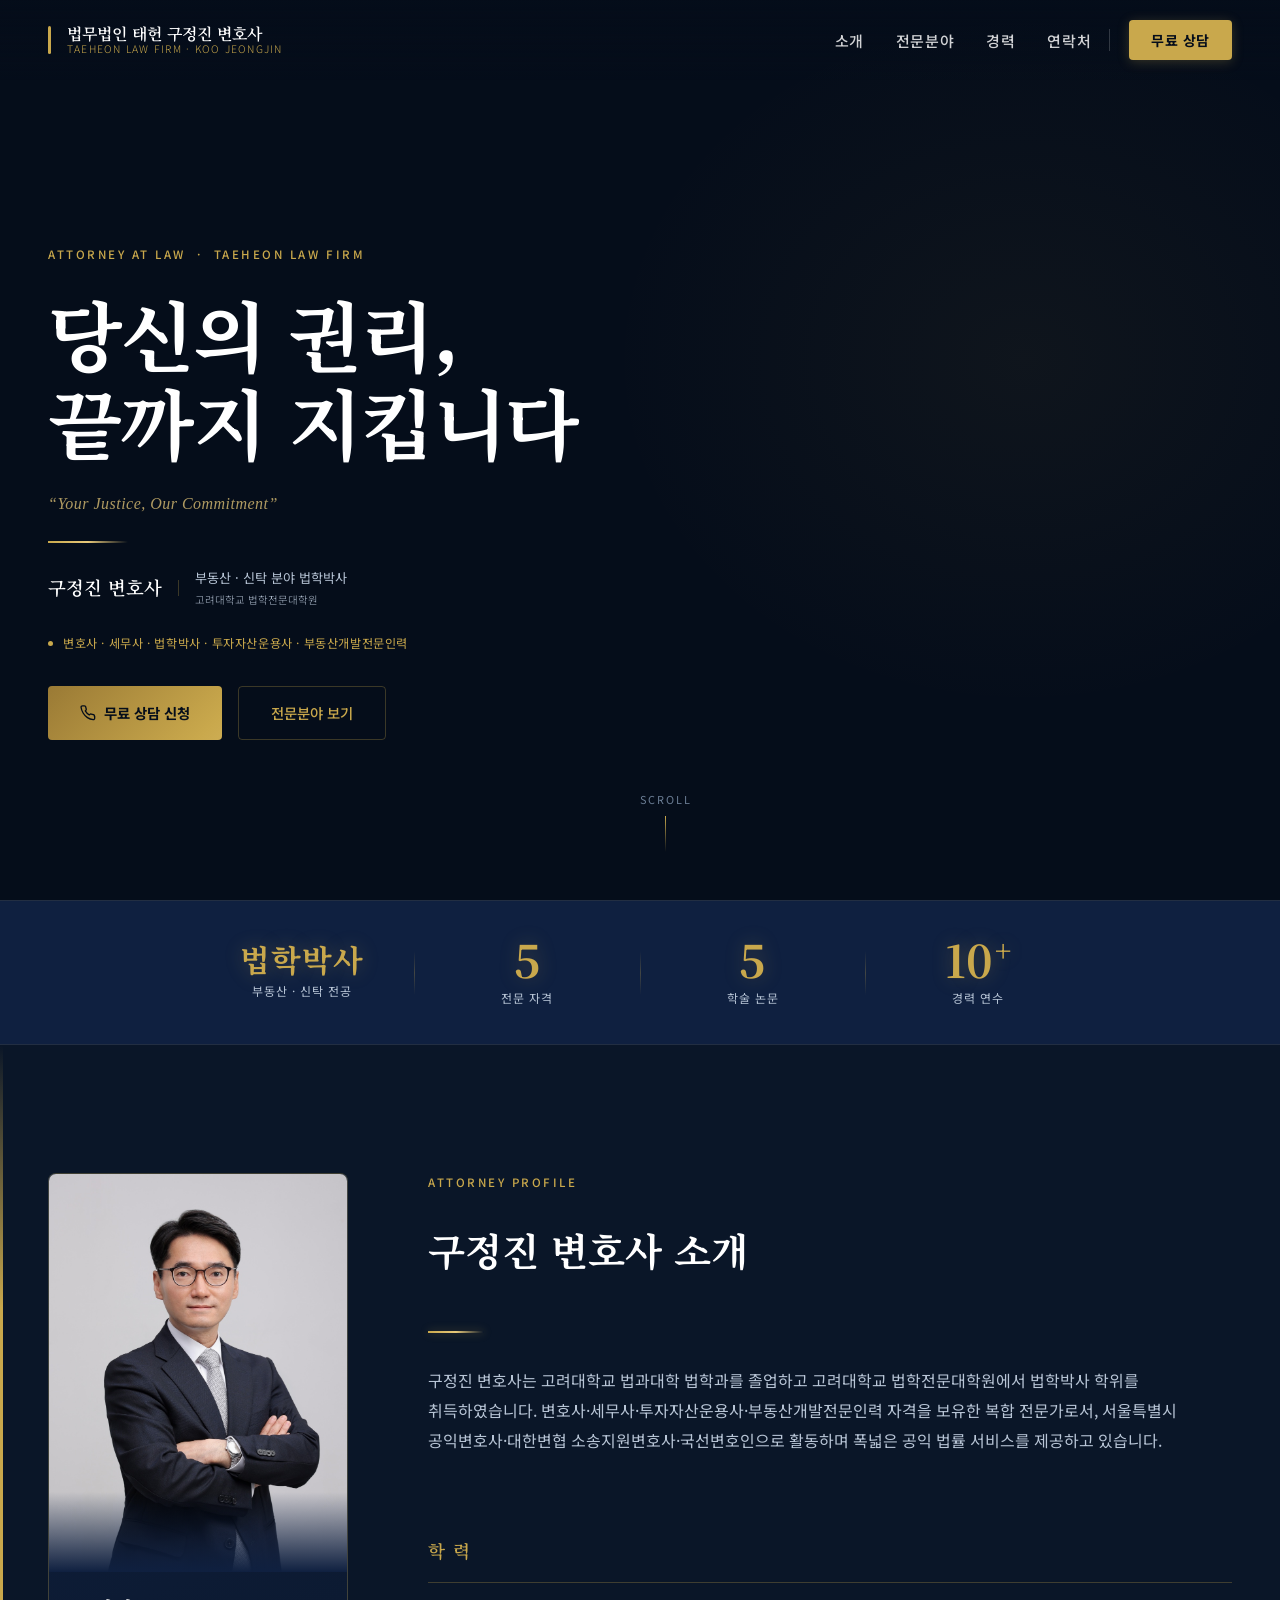
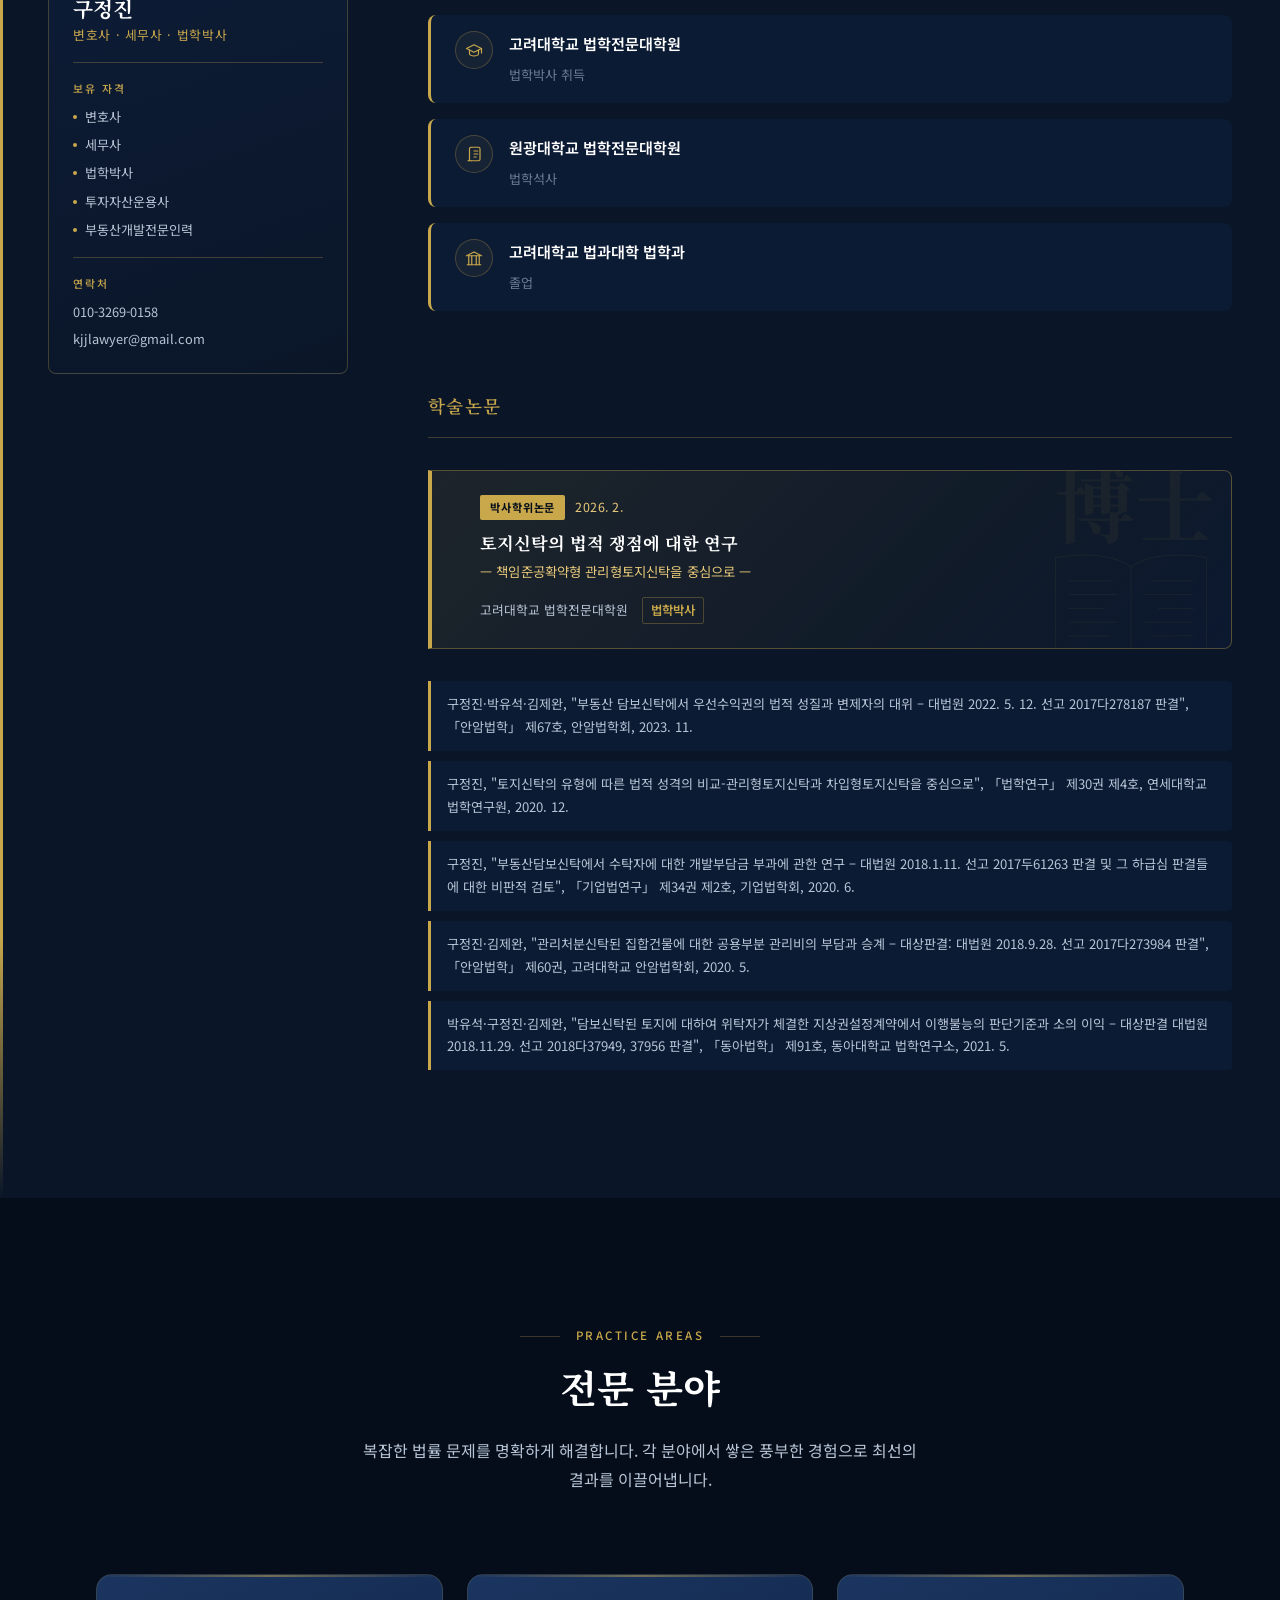
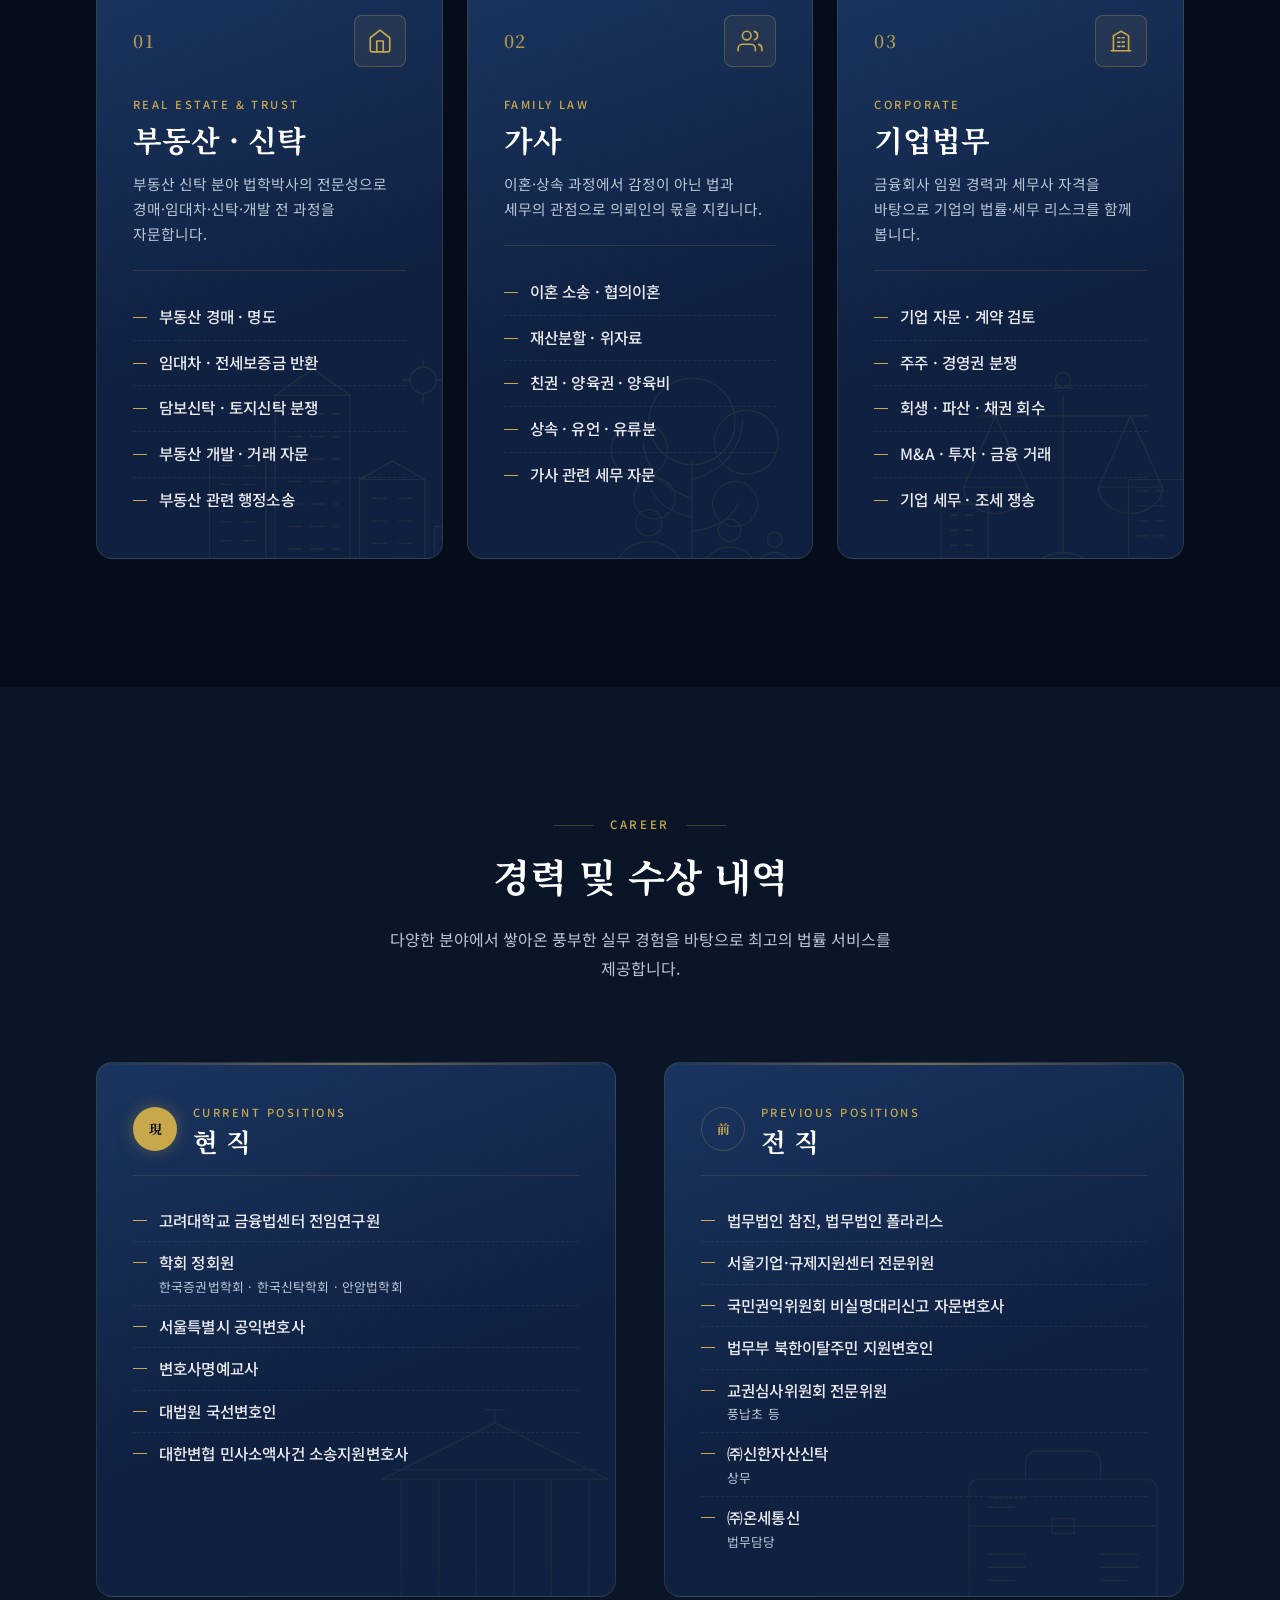
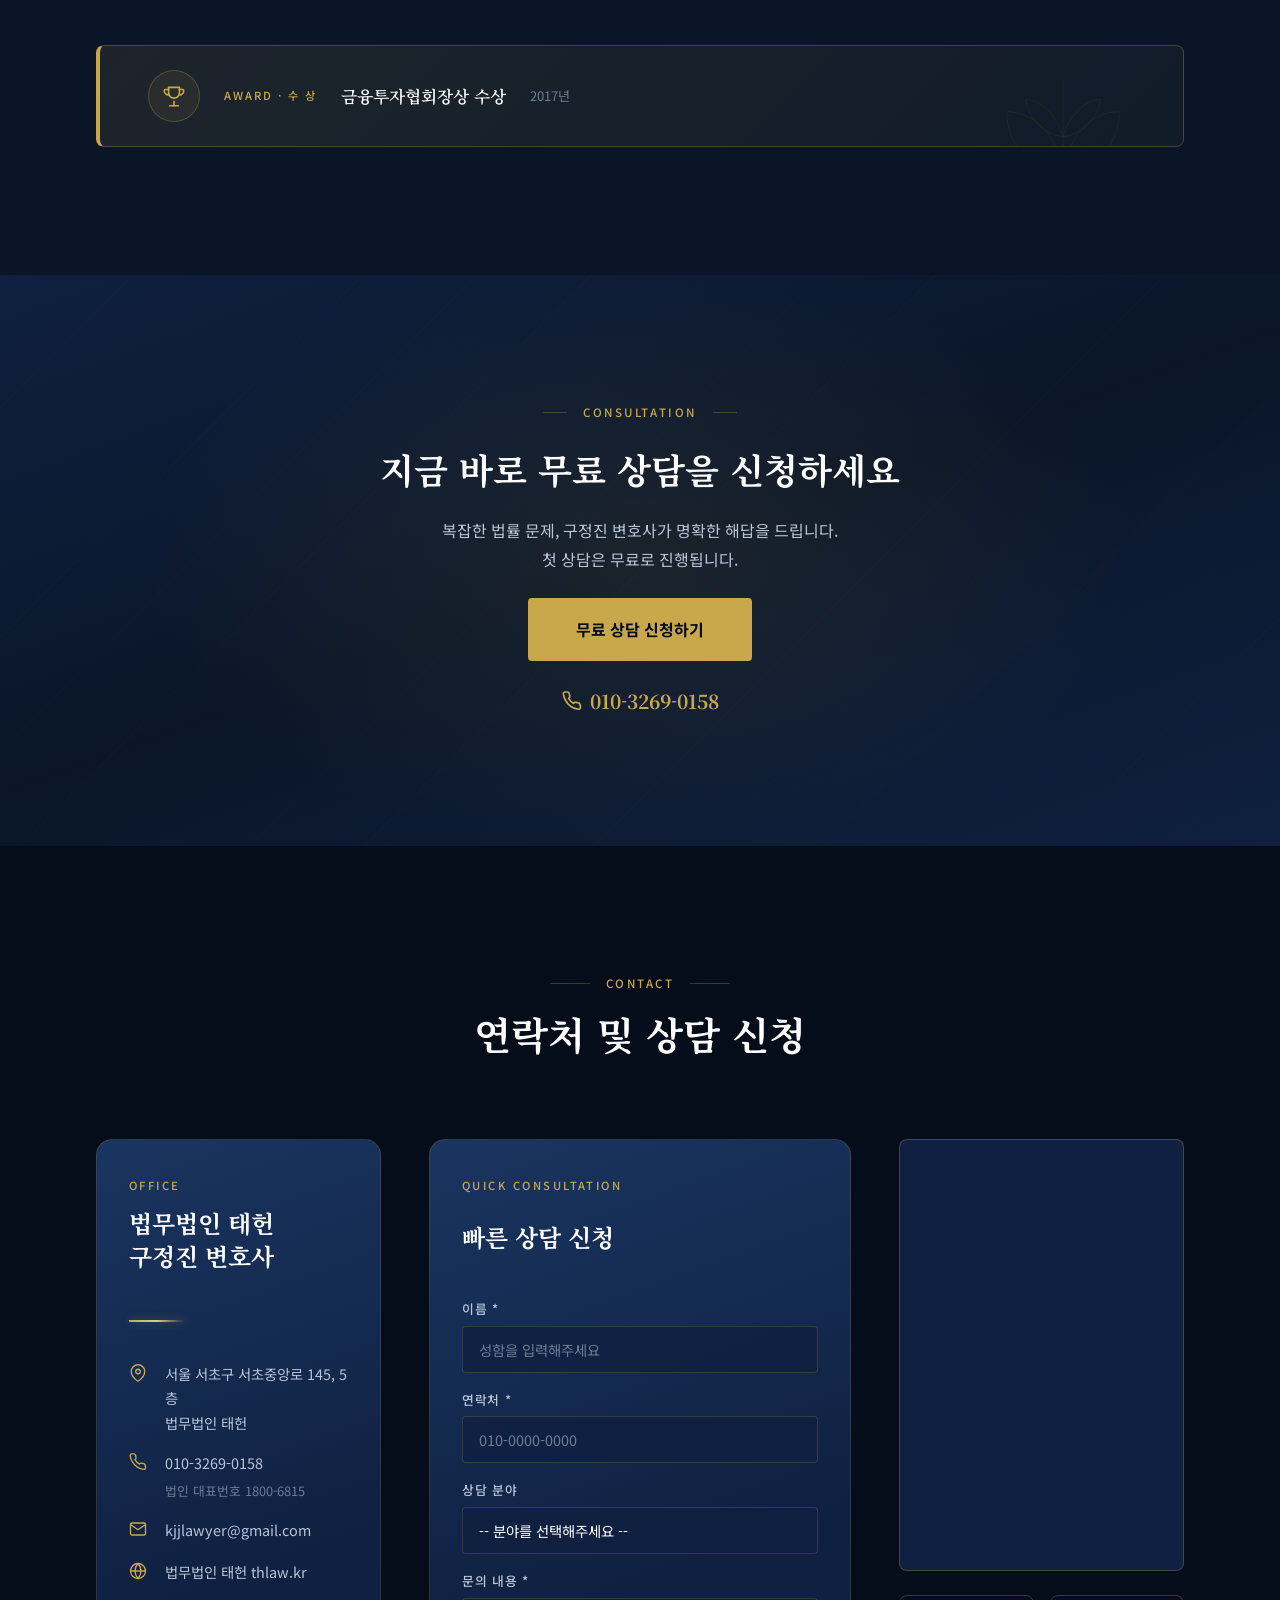
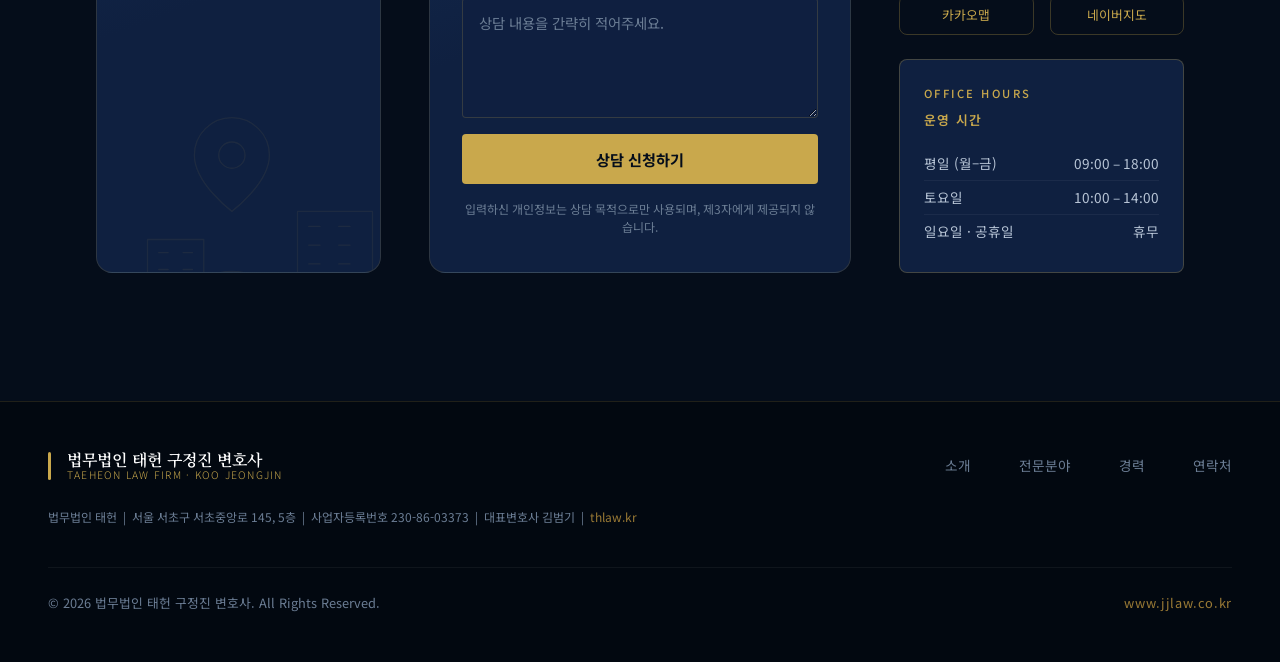
<file: index.html>
<!DOCTYPE html>
<html lang="ko">
<head>
  <meta charset="UTF-8" />
  <meta name="viewport" content="width=device-width, initial-scale=1.0" />
  <title>구정진 변호사 | 부동산·신탁 전문 법학박사 · 세무사 | 법무법인 태헌 서초</title>
  <meta name="description" content="부동산·신탁 분야 법학박사 구정진 변호사(변호사·세무사·투자자산운용사). 부동산 경매·임대차·신탁, 가사(이혼·상속), 기업법무 상담. 법무법인 태헌, 서울 서초구 서초중앙로 145. ☎ 010-3269-0158" />
  <meta name="keywords" content="구정진 변호사, 법무법인 태헌, 서초 변호사, 부동산 변호사, 신탁 변호사, 담보신탁, 토지신탁, 부동산 경매, 이혼 변호사, 상속, 기업법무, 세무사 변호사" />
  <meta property="og:title" content="구정진 변호사 | 부동산·신탁 전문 법학박사 | 법무법인 태헌" />
  <meta property="og:description" content="부동산·신탁 분야 법학박사, 변호사·세무사 구정진. 부동산 · 가사 · 기업법무 상담 — 서울 서초구" />
  <meta property="og:url" content="https://www.jjlaw.co.kr/" />
  <meta property="og:locale" content="ko_KR" />
  <meta name="robots" content="index, follow, max-image-preview:large" />
  <meta property="og:type" content="website" />
  <meta property="og:image" content="https://www.jjlaw.co.kr/assets/og-image.png" />
  <meta property="og:image:width" content="1200" />
  <meta property="og:image:height" content="628" />
  <meta name="twitter:card" content="summary_large_image" />
  <link rel="icon" href="/favicon.ico" sizes="32x32" />
  <link rel="icon" type="image/svg+xml" href="/assets/favicon.svg" />
  <link rel="apple-touch-icon" href="/assets/apple-touch-icon.png" />
  <link rel="canonical" href="https://www.jjlaw.co.kr/" />
  <link rel="preconnect" href="https://fonts.googleapis.com" />
  <link rel="preconnect" href="https://fonts.gstatic.com" crossorigin />
  <link href="https://fonts.googleapis.com/css2?family=Noto+Serif+KR:wght@400;600;700&family=Noto+Sans+KR:wght@300;400;500;700&display=swap" rel="stylesheet" />
  <script type="application/ld+json">
  {
    "@context": "https://schema.org",
    "@graph": [
      {
        "@type": "Attorney",
        "@id": "https://www.jjlaw.co.kr/#attorney",
        "name": "구정진 변호사",
        "alternateName": "Koo Jeongjin",
        "url": "https://www.jjlaw.co.kr/",
        "image": "https://www.jjlaw.co.kr/photo.jpg",
        "telephone": "+82-10-3269-0158",
        "email": "kjjlawyer@gmail.com",
        "description": "부동산·신탁 분야 법학박사, 변호사·세무사·투자자산운용사·부동산개발전문인력. 부동산, 가사, 기업법무 전문.",
        "address": {
          "@type": "PostalAddress",
          "streetAddress": "서초중앙로 145, 5층",
          "addressLocality": "서초구",
          "addressRegion": "서울특별시",
          "addressCountry": "KR"
        },
        "areaServed": "서울특별시",
        "knowsAbout": ["부동산", "부동산신탁", "담보신탁", "토지신탁", "부동산 경매", "임대차", "이혼", "상속", "기업법무", "세무"],
        "hasCredential": [
          {"@type": "EducationalOccupationalCredential", "credentialCategory": "degree", "name": "법학박사", "recognizedBy": {"@type": "CollegeOrUniversity", "name": "고려대학교 법학전문대학원"}},
          {"@type": "EducationalOccupationalCredential", "credentialCategory": "degree", "name": "법학석사", "recognizedBy": {"@type": "CollegeOrUniversity", "name": "원광대학교 법학전문대학원"}},
          {"@type": "EducationalOccupationalCredential", "credentialCategory": "license", "name": "변호사"},
          {"@type": "EducationalOccupationalCredential", "credentialCategory": "license", "name": "세무사"},
          {"@type": "EducationalOccupationalCredential", "credentialCategory": "license", "name": "투자자산운용사"}
        ],
        "alumniOf": [
          {"@type": "CollegeOrUniversity", "name": "고려대학교 법학전문대학원"},
          {"@type": "CollegeOrUniversity", "name": "원광대학교 법학전문대학원"},
          {"@type": "CollegeOrUniversity", "name": "고려대학교 법과대학"}
        ],
        "worksFor": {"@id": "https://www.jjlaw.co.kr/#firm"},
        "award": "금융투자협회장상 (2017)"
      },
      {
        "@type": "LegalService",
        "@id": "https://www.jjlaw.co.kr/#firm",
        "name": "법무법인 태헌",
        "url": "https://thlaw.kr/",
        "telephone": "+82-1800-6815",
        "address": {
          "@type": "PostalAddress",
          "streetAddress": "서초중앙로 145, 5층",
          "addressLocality": "서초구",
          "addressRegion": "서울특별시",
          "addressCountry": "KR"
        },
        "openingHoursSpecification": [
          {"@type": "OpeningHoursSpecification", "dayOfWeek": ["Monday","Tuesday","Wednesday","Thursday","Friday"], "opens": "09:00", "closes": "18:00"},
          {"@type": "OpeningHoursSpecification", "dayOfWeek": "Saturday", "opens": "10:00", "closes": "14:00"}
        ],
        "employee": {"@id": "https://www.jjlaw.co.kr/#attorney"}
      },
      {
        "@type": "WebSite",
        "@id": "https://www.jjlaw.co.kr/#website",
        "url": "https://www.jjlaw.co.kr/",
        "name": "구정진 변호사 | 법무법인 태헌",
        "inLanguage": "ko-KR",
        "about": {"@id": "https://www.jjlaw.co.kr/#attorney"}
      }
    ]
  }
  </script>
  <link rel="stylesheet" href="css/style.css" />
</head>
<body>

<!-- ================================================
     NAVIGATION
================================================ -->
<nav id="navbar">
  <div class="nav-inner">
    <a href="#hero" class="nav-logo" aria-label="홈으로">
      <span class="nav-logo-bar"></span>
      <span class="nav-logo-text">
        법무법인 태헌 구정진 변호사
        <span class="nav-logo-sub">TAEHEON LAW FIRM &middot; KOO JEONGJIN</span>
      </span>
    </a>

    <div class="nav-links">
      <a href="#about">소개</a>
      <a href="#practice">전문분야</a>
      <a href="#career">경력</a>
      <a href="#contact">연락처</a>
      <a href="#contact" class="btn-gold-sm">무료 상담</a>
    </div>

    <button class="hamburger" id="hamburger" aria-label="메뉴 열기" aria-expanded="false">
      <span></span>
      <span></span>
      <span></span>
    </button>
  </div>
</nav>

<!-- Mobile Menu -->
<div class="mobile-menu" id="mobile-menu" role="dialog" aria-label="모바일 메뉴">
  <a href="#about" class="mobile-nav-link">소개</a>
  <a href="#practice" class="mobile-nav-link">전문분야</a>
  <a href="#career" class="mobile-nav-link">경력</a>
  <a href="#contact" class="mobile-nav-link">연락처</a>
  <div class="mobile-menu-contact">
    <p>무료 상담 문의</p>
    <a href="tel:010-3269-0158">010-3269-0158</a>
  </div>
</div>

<!-- ================================================
     HERO SECTION
================================================ -->
<section id="hero">
  <div class="hero-bg"></div>

  <div class="hero-inner">
    <div class="hero-text">
      <p class="hero-pre-label">ATTORNEY AT LAW &nbsp;&middot;&nbsp; TAEHEON LAW FIRM</p>

      <div class="hero-headline-block">
        <h1 class="hero-headline">당신의 권리,<br />끝까지 지킵니다</h1>
      </div>

      <p class="hero-tagline">&ldquo;Your Justice, Our Commitment&rdquo;</p>

      <div class="hero-rule"></div>

      <div class="hero-profile-row">
        <span class="hero-name">구정진 변호사</span>
        <span class="hero-profile-sep" aria-hidden="true"></span>
        <span class="hero-edu">부동산 · 신탁 분야 법학박사 <span class="hero-edu-sub">고려대학교 법학전문대학원</span></span>
      </div>

      <div class="hero-cred-strip">
        <span class="hero-cred-dot"></span>
        변호사 &middot; 세무사 &middot; 법학박사 &middot; 투자자산운용사 &middot; 부동산개발전문인력
      </div>

      <div class="hero-cta">
        <a href="#contact" class="btn btn-primary">
          <svg width="16" height="16" viewBox="0 0 24 24" fill="none" stroke="currentColor" stroke-width="2" stroke-linecap="round" stroke-linejoin="round" aria-hidden="true">
            <path d="M22 16.92v3a2 2 0 0 1-2.18 2 19.79 19.79 0 0 1-8.63-3.07A19.5 19.5 0 0 1 4.69 12 19.79 19.79 0 0 1 1.61 3.41 2 2 0 0 1 3.6 1.21h3a2 2 0 0 1 2 1.72 12.84 12.84 0 0 0 .7 2.81 2 2 0 0 1-.45 2.11L7.91 8.91a16 16 0 0 0 6 6l.86-.86a2 2 0 0 1 2.11-.45 12.84 12.84 0 0 0 2.81.7A2 2 0 0 1 21.5 16.92z"/>
          </svg>
          무료 상담 신청
        </a>
        <a href="#practice" class="btn btn-outline">전문분야 보기</a>
      </div>
    </div>
  </div>

  <!-- Scroll indicator -->
  <div class="scroll-indicator" aria-hidden="true">
    <span>SCROLL</span>
    <div class="scroll-arrow"></div>
  </div>
</section>

<!-- ================================================
     PROFILE STRIP
================================================ -->
<section id="profile-strip">
  <div class="profile-strip-inner">
    <div class="pstrip-item">
      <span class="pstrip-num pstrip-text">법학박사</span>
      <span class="pstrip-label">부동산 · 신탁 전공</span>
    </div>
    <div class="pstrip-sep" aria-hidden="true"></div>
    <div class="pstrip-item">
      <span class="pstrip-num">5</span>
      <span class="pstrip-label">전문 자격</span>
    </div>
    <div class="pstrip-sep" aria-hidden="true"></div>
    <div class="pstrip-item">
      <span class="pstrip-num">5</span>
      <span class="pstrip-label">학술 논문</span>
    </div>
    <div class="pstrip-sep" aria-hidden="true"></div>
    <div class="pstrip-item">
      <span class="pstrip-num">10<span class="pstrip-plus">+</span></span>
      <span class="pstrip-label">경력 연수</span>
    </div>
  </div>
</section>

<!-- ================================================
     ABOUT SECTION
================================================ -->
<section id="about">
  <div class="about-wrap">

    <!-- Sidebar -->
    <aside class="about-sidebar reveal">
      <div class="sidebar-block">
        <div class="sidebar-photo-wrap">
          <img class="sidebar-portrait" src="photo.jpg" alt="구정진 변호사 프로필 사진" width="912" height="1368" loading="lazy" />
        </div>
        <div class="sidebar-info">
          <p class="sidebar-name">구정진</p>
          <p class="sidebar-title">변호사 · 세무사 · 법학박사</p>
          <div class="sidebar-divider"></div>
          <p class="sidebar-section-label">보유 자격</p>
          <ul class="sidebar-quals">
            <li>변호사</li>
            <li>세무사</li>
            <li>법학박사</li>
            <li>투자자산운용사</li>
            <li>부동산개발전문인력</li>
          </ul>
          <div class="sidebar-divider"></div>
          <p class="sidebar-section-label">연락처</p>
          <div class="sidebar-contacts">
            <a href="tel:010-3269-0158">010-3269-0158</a>
            <a href="mailto:kjjlawyer@gmail.com">kjjlawyer@gmail.com</a>
          </div>
        </div>
      </div>
    </aside>

    <!-- Main Content -->
    <div class="about-main">

      <div class="about-section reveal">
        <p class="eyebrow left-only">ATTORNEY PROFILE</p>
        <h2 class="section-title">구정진 변호사 소개</h2>
        <div class="gold-divider"></div>
        <p class="about-intro">
          구정진 변호사는 고려대학교 법과대학 법학과를 졸업하고 고려대학교 법학전문대학원에서 법학박사 학위를 취득하였습니다. 변호사·세무사·투자자산운용사·부동산개발전문인력 자격을 보유한 복합 전문가로서, 서울특별시 공익변호사·대한변협 소송지원변호사·국선변호인으로 활동하며 폭넓은 공익 법률 서비스를 제공하고 있습니다.
        </p>
      </div>

      <div class="about-section reveal">
        <p class="about-section-hd">학 력</p>
        <div class="edu-list">
          <div class="edu-item">
            <span class="edu-icon" aria-hidden="true"><svg viewBox="0 0 24 24" fill="none" stroke="currentColor" stroke-width="1.6" stroke-linecap="round" stroke-linejoin="round"><path d="M22 10L12 5 2 10l10 5 10-5z"/><path d="M6 12v5c0 1.5 3 3 6 3s6-1.5 6-3v-5"/><path d="M22 10v6"/></svg></span>
            <div class="edu-text">
              <strong>고려대학교 법학전문대학원</strong>
              <span>법학박사 취득</span>
            </div>
          </div>
          <div class="edu-item">
            <span class="edu-icon" aria-hidden="true"><svg viewBox="0 0 24 24" fill="none" stroke="currentColor" stroke-width="1.6" stroke-linecap="round" stroke-linejoin="round"><path d="M8 3h10a2 2 0 0 1 2 2v14a2 2 0 0 1-2 2H8"/><path d="M8 3a2 2 0 0 0-2 2v14a2 2 0 0 1-2 2h4"/><path d="M12 8h5M12 12h5M12 16h3"/></svg></span>
            <div class="edu-text">
              <strong>원광대학교 법학전문대학원</strong>
              <span>법학석사</span>
            </div>
          </div>
          <div class="edu-item">
            <span class="edu-icon" aria-hidden="true"><svg viewBox="0 0 24 24" fill="none" stroke="currentColor" stroke-width="1.6" stroke-linecap="round" stroke-linejoin="round"><path d="M3 21h18"/><path d="M5 21V9M9 21V9M15 21V9M19 21V9"/><path d="M2 9l10-5 10 5"/><path d="M4 9h16"/></svg></span>
            <div class="edu-text">
              <strong>고려대학교 법과대학 법학과</strong>
              <span>졸업</span>
            </div>
          </div>
        </div>
      </div>

      <div class="about-section reveal">
        <p class="about-section-hd">학술논문</p>

        <!-- 박사학위논문 피처드 카드 -->
        <div class="thesis-card">
          <svg class="panel-art" viewBox="0 0 320 260" fill="none" stroke="currentColor" stroke-width="1.4" stroke-linecap="round" stroke-linejoin="round" aria-hidden="true"><path d="M160 70v150"/><path d="M160 70c-20-16-60-22-110-14v150c50-8 90-2 110 14"/><path d="M160 70c20-16 60-22 110-14v150c-50-8-90-2-110 14"/><path d="M70 90h60M70 110h70M70 130h50M70 150h70M70 170h60"/><path d="M190 90h60M180 110h70M200 130h50M180 150h70M190 170h60"/><path d="M40 230c40-8 90-4 120 10 30-14 80-18 120-10"/></svg>
          <div class="thesis-badge-row">
            <span class="thesis-badge">박사학위논문</span>
            <span class="thesis-year">2026. 2.</span>
          </div>
          <p class="thesis-title">토지신탁의 법적 쟁점에 대한 연구</p>
          <p class="thesis-subtitle">— 책임준공확약형 관리형토지신탁을 중심으로 —</p>
          <div class="thesis-meta">
            <span class="thesis-univ">고려대학교 법학전문대학원</span>
            <span class="thesis-degree">법학박사</span>
          </div>
        </div>

        <ul class="papers-list">
          <li>구정진·박유석·김제완, "부동산 담보신탁에서 우선수익권의 법적 성질과 변제자의 대위 – 대법원 2022. 5. 12. 선고 2017다278187 판결", 「안암법학」 제67호, 안암법학회, 2023. 11.</li>
          <li>구정진, "토지신탁의 유형에 따른 법적 성격의 비교-관리형토지신탁과 차입형토지신탁을 중심으로", 「법학연구」 제30권 제4호, 연세대학교 법학연구원, 2020. 12.</li>
          <li>구정진, "부동산담보신탁에서 수탁자에 대한 개발부담금 부과에 관한 연구 – 대법원 2018.1.11. 선고 2017두61263 판결 및 그 하급심 판결들에 대한 비판적 검토", 「기업법연구」 제34권 제2호, 기업법학회, 2020. 6.</li>
          <li>구정진·김제완, "관리처분신탁된 집합건물에 대한 공용부분 관리비의 부담과 승계 – 대상판결: 대법원 2018.9.28. 선고 2017다273984 판결", 「안암법학」 제60권, 고려대학교 안암법학회, 2020. 5.</li>
          <li>박유석·구정진·김제완, "담보신탁된 토지에 대하여 위탁자가 체결한 지상권설정계약에서 이행불능의 판단기준과 소의 이익 – 대상판결 대법원 2018.11.29. 선고 2018다37949, 37956 판결", 「동아법학」 제91호, 동아대학교 법학연구소, 2021. 5.</li>
        </ul>
      </div>

    </div>
  </div>
</section>

<!-- ================================================
     PRACTICE AREAS SECTION
================================================ -->
<section id="practice">
  <div class="container">
    <div class="section-header reveal">
      <p class="eyebrow">PRACTICE AREAS</p>
      <h2 class="section-title">전문 분야</h2>
      <p class="section-subtitle">복잡한 법률 문제를 명확하게 해결합니다. 각 분야에서 쌓은 풍부한 경험으로 최선의 결과를 이끌어냅니다.</p>
    </div>

    <div class="practice-grid">

      <article class="practice-card reveal">
        <svg class="practice-art" viewBox="0 0 320 260" fill="none" stroke="currentColor" stroke-width="1.4" stroke-linecap="round" stroke-linejoin="round" aria-hidden="true">
  <path d="M20 250h280"/>
  <path d="M40 250V120h60v130"/><path d="M52 135h12M52 155h12M52 175h12M52 195h12M52 215h12M76 135h12M76 155h12M76 175h12M76 195h12M76 215h12"/>
  <path d="M110 250V60h80v190"/><path d="M110 60l40-28 40 28"/><path d="M124 80h14M124 104h14M124 128h14M124 152h14M124 176h14M124 200h14M124 224h14M148 80h14M148 104h14M148 128h14M148 152h14M148 176h14M148 200h14M148 224h14M172 80h6M172 104h6M172 128h6M172 152h6M172 176h6M172 200h6M172 224h6"/>
  <path d="M200 250V150h70v100"/><path d="M200 150l35-20 35 20"/><path d="M214 170h14M214 194h14M214 218h14M242 170h14M242 194h14M242 218h14"/>
  <path d="M280 250V200h24v50"/><path d="M286 212h8M286 228h8"/>
  <circle cx="268" cy="44" r="14"/><path d="M268 30v-8M268 66v-8M254 44h-8M290 44h-8"/>
</svg>
        <div class="practice-head">
          <span class="practice-num">01</span>
          <div class="practice-icon">
            <svg viewBox="0 0 24 24" aria-hidden="true"><path d="M3 9l9-7 9 7v11a2 2 0 0 1-2 2H5a2 2 0 0 1-2-2z"/><polyline points="9 22 9 12 15 12 15 22"/></svg>
          </div>
        </div>
        <p class="practice-en">REAL ESTATE & TRUST</p>
        <h3 class="practice-title">부동산 · 신탁</h3>
        <p class="practice-desc">부동산 신탁 분야 법학박사의 전문성으로 경매·임대차·신탁·개발 전 과정을 자문합니다.</p>
        <ul class="practice-items">
          <li>부동산 경매 · 명도</li>
          <li>임대차 · 전세보증금 반환</li>
          <li>담보신탁 · 토지신탁 분쟁</li>
          <li>부동산 개발 · 거래 자문</li>
          <li>부동산 관련 행정소송</li>
        </ul>
      </article>

      <article class="practice-card reveal" style="transition-delay: 0.12s;">
        <svg class="practice-art" viewBox="0 0 320 260" fill="none" stroke="currentColor" stroke-width="1.4" stroke-linecap="round" stroke-linejoin="round" aria-hidden="true">
  <path d="M40 250h240"/>
  <path d="M160 250V130"/><path d="M160 170c-30-10-50-30-52-60"/><path d="M160 150c30-8 52-30 54-64"/><path d="M160 190c-20-4-36-14-44-30"/><path d="M160 205c22-2 40-12 50-30"/>
  <circle cx="160" cy="88" r="46"/><circle cx="104" cy="118" r="30"/><circle cx="218" cy="110" r="34"/><circle cx="120" cy="170" r="22"/><circle cx="206" cy="176" r="24"/>
  <path d="M78 250c0-20 16-34 36-34s36 14 36 34"/><path d="M100 196a14 14 0 1 0 28 0 14 14 0 1 0-28 0"/>
  <path d="M170 250c0-16 14-28 30-28s30 12 30 28"/><path d="M188 204a12 12 0 1 0 24 0 12 12 0 1 0-24 0"/>
  <path d="M226 250c0-12 10-22 22-22s22 10 22 22"/><path d="M240 214a8 8 0 1 0 16 0 8 8 0 1 0-16 0"/>
</svg>
        <div class="practice-head">
          <span class="practice-num">02</span>
          <div class="practice-icon">
            <svg viewBox="0 0 24 24" aria-hidden="true"><path d="M17 21v-2a4 4 0 0 0-4-4H5a4 4 0 0 0-4 4v2"/><circle cx="9" cy="7" r="4"/><path d="M23 21v-2a4 4 0 0 0-3-3.87"/><path d="M16 3.13a4 4 0 0 1 0 7.75"/></svg>
          </div>
        </div>
        <p class="practice-en">FAMILY LAW</p>
        <h3 class="practice-title">가사</h3>
        <p class="practice-desc">이혼·상속 과정에서 감정이 아닌 법과 세무의 관점으로 의뢰인의 몫을 지킵니다.</p>
        <ul class="practice-items">
          <li>이혼 소송 · 협의이혼</li>
          <li>재산분할 · 위자료</li>
          <li>친권 · 양육권 · 양육비</li>
          <li>상속 · 유언 · 유류분</li>
          <li>가사 관련 세무 자문</li>
        </ul>
      </article>

      <article class="practice-card reveal" style="transition-delay: 0.24s;">
        <svg class="practice-art" viewBox="0 0 320 260" fill="none" stroke="currentColor" stroke-width="1.4" stroke-linecap="round" stroke-linejoin="round" aria-hidden="true">
  <path d="M60 250h200"/><path d="M130 250c0-14 12-22 30-22s30 8 30 22"/>
  <path d="M160 228V60"/><path d="M150 52h20"/><circle cx="160" cy="44" r="8"/>
  <path d="M70 82h180"/>
  <path d="M88 82l-34 76h68z"/><path d="M54 158c0 16 16 28 34 28s34-12 34-28"/>
  <path d="M232 82l-34 76h68z"/><path d="M198 158c0 16 16 28 34 28s34-12 34-28"/>
  <path d="M230 236h60V150h-60z"/><path d="M240 162h10M240 178h10M240 194h10M240 210h10M258 162h10M258 178h10M258 194h10M258 210h10"/>
  <path d="M30 236h50V176H30z"/><path d="M40 188h8M40 204h8M40 220h8M56 188h8M56 204h8M56 220h8"/>
</svg>
        <div class="practice-head">
          <span class="practice-num">03</span>
          <div class="practice-icon">
            <svg viewBox="0 0 24 24" aria-hidden="true"><path d="M3 21h18"/><path d="M5 21V7l7-4 7 4v14"/><path d="M9 9h2M13 9h2M9 13h2M13 13h2M9 17h2M13 17h2"/></svg>
          </div>
        </div>
        <p class="practice-en">CORPORATE</p>
        <h3 class="practice-title">기업법무</h3>
        <p class="practice-desc">금융회사 임원 경력과 세무사 자격을 바탕으로 기업의 법률·세무 리스크를 함께 봅니다.</p>
        <ul class="practice-items">
          <li>기업 자문 · 계약 검토</li>
          <li>주주 · 경영권 분쟁</li>
          <li>회생 · 파산 · 채권 회수</li>
          <li>M&A · 투자 · 금융 거래</li>
          <li>기업 세무 · 조세 쟁송</li>
        </ul>
      </article>

    </div>
  </div>
</section>

<!-- ================================================
     CAREER SECTION
================================================ -->
<section id="career">
  <div class="container">
    <div class="section-header reveal">
      <p class="eyebrow">CAREER</p>
      <h2 class="section-title">경력 및 수상 내역</h2>
      <p class="section-subtitle">다양한 분야에서 쌓아온 풍부한 실무 경험을 바탕으로 최고의 법률 서비스를 제공합니다.</p>
    </div>

    <!-- Career Panels -->
    <div class="career-panels">

      <!-- 현직 Panel -->
      <div class="career-panel reveal">
        <svg class="panel-art" viewBox="0 0 320 260" fill="none" stroke="currentColor" stroke-width="1.4" stroke-linecap="round" stroke-linejoin="round" aria-hidden="true"><path d="M30 250h260"/><path d="M50 238h220"/><path d="M60 238V110M100 238V110M140 238V110M180 238V110M220 238V110M260 238V110"/><path d="M40 110h240"/><path d="M40 110l120-60 120 60"/><path d="M160 50v-14"/><path d="M150 36h20"/><path d="M52 100h216"/></svg>
        <div class="career-panel-hd">
          <span class="career-badge current">現</span>
          <div>
            <p class="panel-en">CURRENT POSITIONS</p>
            <h3>현 직</h3>
          </div>
        </div>
        <ul class="career-list">
          <li>고려대학교 금융법센터 전임연구원</li>
          <li>
            학회 정회원
            <span class="career-list-sub">한국증권법학회 · 한국신탁학회 · 안암법학회</span>
          </li>
          <li>서울특별시 공익변호사</li>
          <li>변호사명예교사</li>
          <li>대법원 국선변호인</li>
          <li>대한변협 민사소액사건 소송지원변호사</li>
        </ul>
      </div>

      <!-- 전직 Panel -->
      <div class="career-panel reveal" style="transition-delay: 0.15s;">
        <svg class="panel-art" viewBox="0 0 320 260" fill="none" stroke="currentColor" stroke-width="1.4" stroke-linecap="round" stroke-linejoin="round" aria-hidden="true"><path d="M40 250h240"/><path d="M60 250V120a10 10 0 0 1 10-10h180a10 10 0 0 1 10 10v130"/><path d="M120 110V92a12 12 0 0 1 12-12h56a12 12 0 0 1 12 12v18"/><path d="M60 160h200"/><path d="M148 152h24v16h-24z"/><path d="M80 130h40M80 140h28"/><path d="M200 190h40M200 204h40M200 218h28"/><path d="M80 190h40M80 204h40M80 218h28"/></svg>
        <div class="career-panel-hd">
          <span class="career-badge prev">前</span>
          <div>
            <p class="panel-en">PREVIOUS POSITIONS</p>
            <h3>전 직</h3>
          </div>
        </div>
        <ul class="career-list">
          <li>법무법인 참진, 법무법인 폴라리스</li>
          <li>서울기업·규제지원센터 전문위원</li>
          <li>국민권익위원회 비실명대리신고 자문변호사</li>
          <li>법무부 북한이탈주민 지원변호인</li>
          <li>
            교권심사위원회 전문위원
            <span class="career-list-sub">풍납초 등</span>
          </li>
          <li>
            ㈜신한자산신탁
            <span class="career-list-sub">상무</span>
          </li>
          <li>
            ㈜온세통신
            <span class="career-list-sub">법무담당</span>
          </li>
        </ul>
      </div>

    </div>

    <!-- Award Strip -->
    <div class="career-award reveal">
      <div class="career-award-inner">
        <svg class="panel-art" viewBox="0 0 320 260" fill="none" stroke="currentColor" stroke-width="1.4" stroke-linecap="round" stroke-linejoin="round" aria-hidden="true"><path d="M160 60v150"/><path d="M160 210c-40 0-90-40-90-100 40 0 80 30 90 100z"/><path d="M160 210c40 0 90-40 90-100-40 0-80 30-90 100z"/><path d="M160 150c-25-2-55-25-60-60 25 2 50 25 60 60z"/><path d="M160 150c25-2 55-25 60-60-25 2-50 25-60 60z"/><path d="M130 250h60"/><path d="M145 250v-20h30v20"/></svg>
        <span class="career-award-icon" aria-hidden="true"><svg viewBox="0 0 24 24" fill="none" stroke="currentColor" stroke-width="1.5" stroke-linecap="round" stroke-linejoin="round"><path d="M8 21h8"/><path d="M12 17v4"/><path d="M7 4h10v5a5 5 0 0 1-10 0V4z"/><path d="M7 6H4a1 1 0 0 0-1 1 4 4 0 0 0 4 4"/><path d="M17 6h3a1 1 0 0 1 1 1 4 4 0 0 1-4 4"/></svg></span>
        <div class="career-award-text">
          <p class="career-award-label">AWARD &middot; 수 상</p>
          <p class="career-award-title">금융투자협회장상 수상</p>
          <p class="career-award-year">2017년</p>
        </div>
      </div>
    </div>

  </div>
</section>

<!-- ================================================
     CTA BANNER
================================================ -->
<section id="cta-banner">
  <div class="cta-inner reveal">
    <p class="eyebrow cta-eyebrow">CONSULTATION</p>
    <h2 class="cta-title">지금 바로 무료 상담을 신청하세요</h2>
    <p class="cta-sub">복잡한 법률 문제, 구정진 변호사가 명확한 해답을 드립니다.<br />첫 상담은 무료로 진행됩니다.</p>
    <a href="#contact" class="btn-cta-pulse">무료 상담 신청하기</a>
    <a href="tel:010-3269-0158" class="cta-phone">
      <svg width="20" height="20" viewBox="0 0 24 24" fill="none" stroke="currentColor" stroke-width="2" stroke-linecap="round" stroke-linejoin="round" aria-hidden="true">
        <path d="M22 16.92v3a2 2 0 0 1-2.18 2 19.79 19.79 0 0 1-8.63-3.07A19.5 19.5 0 0 1 4.69 12 19.79 19.79 0 0 1 1.61 3.41 2 2 0 0 1 3.6 1.21h3a2 2 0 0 1 2 1.72 12.84 12.84 0 0 0 .7 2.81 2 2 0 0 1-.45 2.11L7.91 8.91a16 16 0 0 0 6 6l.86-.86a2 2 0 0 1 2.11-.45 12.84 12.84 0 0 0 2.81.7A2 2 0 0 1 21.5 16.92z"/>
      </svg>
      010-3269-0158
    </a>
  </div>
</section>

<!-- ================================================
     CONTACT SECTION
================================================ -->
<section id="contact">
  <div class="container">
    <div class="section-header reveal">
      <p class="eyebrow">CONTACT</p>
      <h2 class="section-title">연락처 및 상담 신청</h2>
    </div>

    <div class="contact-inner">

      <!-- Info -->
      <div class="contact-info reveal">
        <svg class="panel-art" viewBox="0 0 320 260" fill="none" stroke="currentColor" stroke-width="1.4" stroke-linecap="round" stroke-linejoin="round" aria-hidden="true"><path d="M30 250h260"/><path d="M200 250V170h80v80"/><path d="M212 186h12M212 206h12M212 226h12M244 186h12M244 206h12M244 226h12"/><path d="M40 250V200h60v50"/><path d="M52 214h10M52 232h10M78 214h10M78 232h10"/><path d="M140 200c0 30-40 60-40 60s-40-30-40-60a40 40 0 0 1 80 0z" transform="translate(30 -90)"/><circle cx="130" cy="110" r="14"/><path d="M100 250c0-10 14-16 30-16s30 6 30 16"/></svg>
        <p class="panel-en">OFFICE</p>
        <p class="contact-office-name">법무법인 태헌<br />구정진 변호사</p>
        <div class="gold-divider"></div>
        <ul class="contact-detail-list">
          <li class="contact-detail">
            <span class="contact-detail-icon" aria-hidden="true">
              <svg width="18" height="18" viewBox="0 0 24 24" fill="none" stroke="currentColor" stroke-width="1.8" stroke-linecap="round" stroke-linejoin="round">
                <path d="M21 10c0 7-9 13-9 13s-9-6-9-13a9 9 0 0 1 18 0z"/>
                <circle cx="12" cy="10" r="3"/>
              </svg>
            </span>
            <span>서울 서초구 서초중앙로 145, 5층<br />법무법인 태헌</span>
          </li>
          <li class="contact-detail">
            <span class="contact-detail-icon" aria-hidden="true">
              <svg width="18" height="18" viewBox="0 0 24 24" fill="none" stroke="currentColor" stroke-width="1.8" stroke-linecap="round" stroke-linejoin="round">
                <path d="M22 16.92v3a2 2 0 0 1-2.18 2 19.79 19.79 0 0 1-8.63-3.07A19.5 19.5 0 0 1 4.69 12 19.79 19.79 0 0 1 1.61 3.41 2 2 0 0 1 3.6 1.21h3a2 2 0 0 1 2 1.72 12.84 12.84 0 0 0 .7 2.81 2 2 0 0 1-.45 2.11L7.91 8.91a16 16 0 0 0 6 6l.86-.86a2 2 0 0 1 2.11-.45 12.84 12.84 0 0 0 2.81.7A2 2 0 0 1 21.5 16.92z"/>
              </svg>
            </span>
            <span class="contact-phones">
              <a href="tel:010-3269-0158">010-3269-0158</a>
              <a href="tel:1800-6815" class="contact-sub">법인 대표번호 1800-6815</a>
            </span>
          </li>
          <li class="contact-detail">
            <span class="contact-detail-icon" aria-hidden="true">
              <svg width="18" height="18" viewBox="0 0 24 24" fill="none" stroke="currentColor" stroke-width="1.8" stroke-linecap="round" stroke-linejoin="round">
                <path d="M4 4h16c1.1 0 2 .9 2 2v12c0 1.1-.9 2-2 2H4c-1.1 0-2-.9-2-2V6c0-1.1.9-2 2-2z"/>
                <polyline points="22,6 12,13 2,6"/>
              </svg>
            </span>
            <a href="mailto:kjjlawyer@gmail.com">kjjlawyer@gmail.com</a>
          </li>
          <li class="contact-detail">
            <span class="contact-detail-icon" aria-hidden="true">
              <svg width="18" height="18" viewBox="0 0 24 24" fill="none" stroke="currentColor" stroke-width="1.8" stroke-linecap="round" stroke-linejoin="round">
                <circle cx="12" cy="12" r="10"/>
                <line x1="2" y1="12" x2="22" y2="12"/>
                <path d="M12 2a15.3 15.3 0 0 1 4 10 15.3 15.3 0 0 1-4 10 15.3 15.3 0 0 1-4-10 15.3 15.3 0 0 1 4-10z"/>
              </svg>
            </span>
            <a href="https://thlaw.kr" target="_blank" rel="noopener">법무법인 태헌 thlaw.kr</a>
          </li>
        </ul>
      </div>

      <!-- Form -->
      <div class="reveal" style="transition-delay: 0.15s;">
        <form class="contact-form" id="contactForm" novalidate>
          <p class="panel-en">QUICK CONSULTATION</p>
          <p class="contact-form-title">빠른 상담 신청</p>

          <div class="form-group">
            <label for="name">이름 *</label>
            <input type="text" id="name" name="이름" placeholder="성함을 입력해주세요" required />
          </div>
          <div class="form-group">
            <label for="phone">연락처 *</label>
            <input type="tel" id="phone" name="연락처" placeholder="010-0000-0000" required />
          </div>
          <div class="form-group">
            <label for="area">상담 분야</label>
            <select id="area" name="상담분야">
              <option value="">-- 분야를 선택해주세요 --</option>
              <option value="부동산">부동산</option>
              <option value="가사">가사 (이혼·상속)</option>
              <option value="기업법무">기업법무</option>
              <option value="기타">기타</option>
            </select>
          </div>
          <div class="form-group">
            <label for="message">문의 내용 *</label>
            <textarea id="message" name="문의내용" placeholder="상담 내용을 간략히 적어주세요." required></textarea>
          </div>

          <div class="form-hp" aria-hidden="true">
            <label for="website">Website</label>
            <input type="text" id="website" name="website" tabindex="-1" autocomplete="off" />
          </div>

          <button type="submit" class="form-submit">상담 신청하기</button>
          <div id="formMessage" class="form-message" style="display:none;"></div>
          <p class="form-disclaimer">입력하신 개인정보는 상담 목적으로만 사용되며, 제3자에게 제공되지 않습니다.</p>
        </form>
      </div>

      <!-- Map / Hours -->
      <div class="contact-map reveal" style="transition-delay: 0.3s;">
        <div class="map-placeholder">
          <iframe
            src="https://maps.google.com/maps?q=%EC%84%9C%EC%9A%B8+%EC%84%9C%EC%B4%88%EA%B5%AC+%EC%84%9C%EC%B4%88%EC%A4%91%EC%95%99%EB%A1%9C+145&z=17&hl=ko&output=embed"
            allowfullscreen=""
            loading="lazy"
            referrerpolicy="no-referrer-when-downgrade"
            title="법무법인 태헌 위치"
          ></iframe>
        </div>
        <div class="map-links">
          <a href="https://map.kakao.com/link/search/%EC%84%9C%EC%9A%B8%20%EC%84%9C%EC%B4%88%EA%B5%AC%20%EC%84%9C%EC%B4%88%EC%A4%91%EC%95%99%EB%A1%9C%20145" target="_blank" rel="noopener">카카오맵</a>
          <a href="https://map.naver.com/p/search/%EC%84%9C%EC%9A%B8%20%EC%84%9C%EC%B4%88%EA%B5%AC%20%EC%84%9C%EC%B4%88%EC%A4%91%EC%95%99%EB%A1%9C%20145" target="_blank" rel="noopener">네이버지도</a>
        </div>
        <div class="map-hours">
          <p class="panel-en">OFFICE HOURS</p>
          <p class="map-hours-title">운영 시간</p>
          <div class="map-hours-row">
            <span>평일 (월–금)</span>
            <span>09:00 – 18:00</span>
          </div>
          <div class="map-hours-row">
            <span>토요일</span>
            <span>10:00 – 14:00</span>
          </div>
          <div class="map-hours-row">
            <span>일요일 · 공휴일</span>
            <span>휴무</span>
          </div>
        </div>
      </div>

    </div>
  </div>
</section>

<!-- ================================================
     FOOTER
================================================ -->
<footer>
  <div class="footer-inner">
    <div class="footer-top">
      <a href="#hero" class="nav-logo" aria-label="홈으로">
        <span class="nav-logo-bar"></span>
        <span class="nav-logo-text">
          법무법인 태헌 구정진 변호사
          <span class="nav-logo-sub">TAEHEON LAW FIRM &middot; KOO JEONGJIN</span>
        </span>
      </a>
      <nav class="footer-links" aria-label="하단 내비게이션">
        <a href="#about">소개</a>
        <a href="#practice">전문분야</a>
        <a href="#career">경력</a>
        <a href="#contact">연락처</a>
      </nav>
    </div>
    <p class="footer-firm">법무법인 태헌 &nbsp;|&nbsp; 서울 서초구 서초중앙로 145, 5층 &nbsp;|&nbsp; 사업자등록번호 230-86-03373 &nbsp;|&nbsp; 대표변호사 김범기 &nbsp;|&nbsp; <a href="https://thlaw.kr" target="_blank" rel="noopener">thlaw.kr</a></p>
    <div class="footer-bottom">
      <p class="footer-copy">© <span id="footerYear">2026</span> 법무법인 태헌 구정진 변호사. All Rights Reserved.</p>
      <div class="footer-bottom-right">
        <p class="footer-site">www.jjlaw.co.kr</p>
      </div>
    </div>
  </div>
</footer>

<script src="js/config.js"></script>
<script src="js/main.js" defer></script>
<script src="js/contact-form.js" defer></script>
</body>
</html>
</file>
<file: css/style.css>
/* ============================================
   구정진 변호사 법률사무소 - Stylesheet
   Design: Deep Navy + Gold (Premium Law Firm)
============================================ */

@import url('https://fonts.googleapis.com/css2?family=Noto+Serif+KR:wght@400;600;700&family=Noto+Sans+KR:wght@300;400;500;700&display=swap');

/* ============================================
   CSS CUSTOM PROPERTIES
============================================ */
:root {
  /* Colors */
  --navy-darkest: #050D1A;
  --navy-dark: #0A1628;
  --navy-mid: #0F2040;
  --navy-light: #1A3560;
  --gold: #C9A84C;
  --gold-light: #E8C97A;
  --gold-dark: #9A7A35;
  --gold-dim: rgba(201, 168, 76, 0.12);
  --gold-border: rgba(201, 168, 76, 0.28);
  --white: #FFFFFF;
  --white-muted: #B8C5D6;
  --white-dim: #6B7D94;

  /* Typography */
  --font-serif: 'Noto Serif KR', 'Georgia', serif;
  --font-sans: 'Noto Sans KR', 'Apple SD Gothic Neo', sans-serif;

  /* Spacing */
  --sp-xs: 8px;
  --sp-sm: 16px;
  --sp-md: 24px;
  --sp-lg: 48px;
  --sp-xl: 80px;
  --sp-2xl: 128px;

  /* Misc */
  --radius-sm: 4px;
  --radius-md: 8px;
  --radius-lg: 16px;
  --shadow-gold: 0 0 32px rgba(201, 168, 76, 0.2);
  --shadow-card: 0 8px 32px rgba(0, 0, 0, 0.4);
  --transition: 0.35s cubic-bezier(0.4, 0, 0.2, 1);
  --nav-height: 80px;
}

/* ============================================
   RESET & BASE
============================================ */
*, *::before, *::after {
  box-sizing: border-box;
  margin: 0;
  padding: 0;
}

html {
  scroll-behavior: smooth;
  scroll-padding-top: var(--nav-height);
  font-size: 16px;
}

body {
  font-family: var(--font-sans);
  background-color: var(--navy-darkest);
  color: var(--white);
  line-height: 1.7;
  overflow-x: hidden;
}

body.menu-open {
  overflow: hidden;
}

img { display: block; max-width: 100%; }
a { text-decoration: none; color: inherit; }
ul { list-style: none; }
button { cursor: pointer; border: none; background: none; font-family: inherit; }

/* ============================================
   TYPOGRAPHY HELPERS
============================================ */
.eyebrow {
  font-family: var(--font-sans);
  font-size: 0.72rem;
  font-weight: 500;
  letter-spacing: 0.22em;
  text-transform: uppercase;
  color: var(--gold);
  display: flex;
  align-items: center;
  gap: var(--sp-sm);
  margin-bottom: var(--sp-sm);
}

.eyebrow::before,
.eyebrow::after {
  content: '';
  flex: 1 0 24px;
  max-width: 40px;
  height: 1px;
  background: var(--gold-border);
}

.eyebrow.left-only::after { display: none; }
.eyebrow.left-only::before { display: none; }

.section-title {
  font-family: var(--font-serif);
  font-size: clamp(1.6rem, 3vw, 2.5rem);
  font-weight: 700;
  color: var(--white);
  line-height: 1.3;
  margin-bottom: var(--sp-md);
}

.section-subtitle {
  font-size: 1rem;
  color: var(--white-muted);
  max-width: 560px;
  line-height: 1.8;
  word-break: keep-all;
}

/* ============================================
   BUTTON COMPONENTS
============================================ */
.btn {
  display: inline-flex;
  align-items: center;
  gap: 8px;
  padding: 14px 32px;
  border-radius: var(--radius-sm);
  font-family: var(--font-sans);
  font-size: 0.9rem;
  font-weight: 500;
  transition: var(--transition);
  white-space: nowrap;
}

.btn-primary {
  background: linear-gradient(135deg, var(--gold-dark), var(--gold), var(--gold-light));
  background-size: 200% auto;
  color: var(--navy-darkest);
  font-weight: 700;
  animation: shimmer 3s linear infinite;
}

.btn-primary:hover {
  background-position: right center;
  transform: translateY(-2px);
  box-shadow: 0 8px 24px rgba(201, 168, 76, 0.4);
}

.btn-outline {
  border: 1px solid var(--gold-border);
  color: var(--gold);
  background: transparent;
}

.btn-outline:hover {
  background: var(--gold-dim);
  border-color: var(--gold);
  transform: translateY(-2px);
}

.btn-gold-sm {
  padding: 10px 24px;
  background: var(--gold);
  color: var(--navy-darkest);
  font-weight: 700;
  font-size: 0.85rem;
  border-radius: var(--radius-sm);
  transition: var(--transition);
}

.btn-gold-sm:hover {
  background: var(--gold-light);
  transform: translateY(-1px);
}

@keyframes shimmer {
  0% { background-position: 0% center; }
  100% { background-position: 200% center; }
}

/* ============================================
   REVEAL ANIMATIONS
============================================ */
.reveal {
  opacity: 0;
  transform: translateY(32px);
  transition: opacity 0.7s ease, transform 0.7s ease;
}

.reveal.visible {
  opacity: 1;
  transform: translateY(0);
}

.reveal-left {
  opacity: 0;
  transform: translateX(-40px);
  transition: opacity 0.7s ease, transform 0.7s ease;
}

.reveal-left.visible {
  opacity: 1;
  transform: translateX(0);
}

.reveal-right {
  opacity: 0;
  transform: translateX(40px);
  transition: opacity 0.7s ease, transform 0.7s ease;
}

.reveal-right.visible {
  opacity: 1;
  transform: translateX(0);
}

/* ============================================
   NAVIGATION
============================================ */
#navbar {
  position: fixed;
  top: 0; left: 0; right: 0;
  z-index: 1000;
  height: var(--nav-height);
  display: flex;
  align-items: center;
  padding: 0 var(--sp-lg);
  background: linear-gradient(to bottom, rgba(5, 13, 26, 0.7), rgba(5, 13, 26, 0));
  transition: background 0.4s ease, box-shadow 0.4s ease;
}

#navbar.scrolled {
  background: rgba(5, 13, 26, 0.95);
  backdrop-filter: blur(16px);
  -webkit-backdrop-filter: blur(16px);
  box-shadow: 0 2px 20px rgba(0, 0, 0, 0.5);
}

.nav-inner {
  display: flex;
  align-items: center;
  justify-content: space-between;
  width: 100%;
  max-width: 1280px;
  margin: 0 auto;
}

.nav-logo {
  display: flex;
  align-items: center;
  gap: var(--sp-sm);
  font-family: var(--font-serif);
  font-size: 1rem;
  font-weight: 600;
  color: var(--white);
}

.nav-logo-bar {
  width: 3px;
  height: 28px;
  background: var(--gold);
  border-radius: 2px;
  flex-shrink: 0;
}

.nav-logo-text {
  line-height: 1.2;
}

.nav-logo-sub {
  display: block;
  font-family: var(--font-sans);
  font-size: 0.65rem;
  font-weight: 300;
  color: var(--gold);
  letter-spacing: 0.12em;
}

.nav-links {
  display: flex;
  align-items: center;
  gap: 4px;
}

/* 텍스트 링크 — 버튼과 같은 높이의 박스로 만들어 수직 정렬을 맞춤 */
.nav-links a {
  display: inline-flex;
  align-items: center;
  height: 40px;
  padding: 0 14px;
  font-size: 0.9375rem;
  font-weight: 500;
  letter-spacing: 0.04em;
  line-height: 1;
  color: rgba(255, 255, 255, 0.82);
  position: relative;
  transition: color var(--transition);
}

.nav-links a::after {
  content: '';
  position: absolute;
  left: 14px; right: 14px;
  bottom: 6px;
  height: 1px;
  background: var(--gold);
  transform: scaleX(0);
  transform-origin: left;
  transition: transform var(--transition);
}

.nav-links a:hover,
.nav-links a.active {
  color: #fff;
}

.nav-links a:hover::after,
.nav-links a.active::after {
  transform: scaleX(1);
}

/* CTA 버튼 — 링크 그룹과 구분선으로 분리 */
.nav-links .btn-gold-sm {
  height: 40px;
  padding: 0 22px;
  margin-left: 20px;
  font-size: 0.875rem;
  font-weight: 700;
  letter-spacing: 0.04em;
  color: var(--navy-darkest);
  background: var(--gold);
  border-radius: var(--radius-sm);
  box-shadow: 0 2px 12px rgba(201, 168, 76, 0.25);
  transition: background var(--transition), box-shadow var(--transition), transform var(--transition);
}

.nav-links .btn-gold-sm::before {
  content: '';
  position: absolute;
  left: -20px;
  top: 50%;
  width: 1px;
  height: 22px;
  transform: translateY(-50%);
  background: rgba(255, 255, 255, 0.18);
}

.nav-links .btn-gold-sm::after {
  display: none;
}

.nav-links .btn-gold-sm:hover {
  background: var(--gold-light);
  box-shadow: 0 4px 18px rgba(201, 168, 76, 0.4);
  transform: translateY(-1px);
  color: var(--navy-darkest);
}

/* Hamburger */
.hamburger {
  display: none;
  flex-direction: column;
  justify-content: center;
  gap: 5px;
  width: 32px;
  height: 32px;
  cursor: pointer;
  z-index: 1001;
}

.hamburger span {
  display: block;
  height: 2px;
  background: var(--white);
  border-radius: 2px;
  transition: var(--transition);
  transform-origin: center;
}

.hamburger.open span:nth-child(1) {
  transform: translateY(7px) rotate(45deg);
}
.hamburger.open span:nth-child(2) {
  opacity: 0;
  transform: scaleX(0);
}
.hamburger.open span:nth-child(3) {
  transform: translateY(-7px) rotate(-45deg);
}

/* Mobile Menu */
.mobile-menu {
  position: fixed;
  inset: 0;
  background: rgba(5, 13, 26, 0.98);
  backdrop-filter: blur(12px);
  z-index: 999;
  display: flex;
  flex-direction: column;
  align-items: center;
  justify-content: center;
  gap: var(--sp-lg);
  opacity: 0;
  pointer-events: none;
  transition: opacity 0.35s ease;
}

.mobile-menu.open {
  opacity: 1;
  pointer-events: all;
}

.mobile-menu a {
  font-family: var(--font-serif);
  font-size: 2rem;
  font-weight: 600;
  color: var(--white);
  transition: color var(--transition);
}

.mobile-menu a:hover {
  color: var(--gold);
}

.mobile-menu-contact {
  margin-top: var(--sp-md);
  text-align: center;
  color: var(--white-muted);
  font-size: 0.9rem;
}

.mobile-menu-contact a {
  font-family: var(--font-sans);
  font-size: 1.1rem;
  color: var(--gold);
}

/* ============================================
   HERO SECTION — Premium Law Firm Style
============================================ */
#hero {
  min-height: 100vh;
  position: relative;
  display: flex;
  align-items: center;
  overflow: hidden;
  background: var(--navy-darkest);
}

.hero-bg {
  position: absolute;
  inset: 0;
  /* 실제 오피스/건물 사진 — images/hero-bg.jpg로 교체 가능 */
  background-image: url('https://images.unsplash.com/photo-1497366754035-f200968a6e72?auto=format&fit=crop&w=1920&q=80');
  background-size: cover;
  background-position: center 40%;
  background-repeat: no-repeat;
  pointer-events: none;
}

/* 다크 오버레이 — 텍스트 가독성 + 배경 사진이 자연스럽게 보임 */
.hero-bg::before {
  content: '';
  position: absolute;
  inset: 0;
  background: linear-gradient(
    110deg,
    rgba(5, 13, 26, 0.88) 0%,
    rgba(5, 13, 26, 0.70) 55%,
    rgba(5, 13, 26, 0.50) 100%
  );
  pointer-events: none;
}

/* 하단 페이드 + 골드 미세 글로우 */
.hero-bg::after {
  content: '';
  position: absolute;
  inset: 0;
  background:
    radial-gradient(ellipse 50% 60% at 80% 40%, rgba(201, 168, 76, 0.05) 0%, transparent 65%),
    radial-gradient(ellipse 100% 35% at 50% 100%, rgba(5, 13, 26, 0.9) 0%, transparent 70%);
  pointer-events: none;
}

.hero-inner {
  display: flex;
  align-items: flex-end;
  width: 100%;
  max-width: 1280px;
  margin: 0 auto;
  padding: calc(var(--nav-height) + var(--sp-xl)) var(--sp-lg) var(--sp-xl);
  min-height: 100vh;
}

/* --- Hero Text --- */
.hero-text {
  display: flex;
  flex-direction: column;
  gap: var(--sp-md);
  max-width: 760px;
  padding-bottom: var(--sp-xl);
}

/* Pre-label */
.hero-pre-label {
  font-family: var(--font-sans);
  font-size: 0.72rem;
  font-weight: 500;
  letter-spacing: 0.22em;
  text-transform: uppercase;
  color: var(--gold);
  opacity: 0;
  animation: slideUp 0.8s ease 0.1s forwards;
}

/* Main headline */
.hero-headline-block {
  opacity: 0;
  animation: slideUp 0.9s ease 0.25s forwards;
}

.hero-headline {
  font-family: var(--font-serif);
  font-size: clamp(2.8rem, 6vw, 5.2rem);
  font-weight: 700;
  color: var(--white);
  line-height: 1.15;
  letter-spacing: -0.02em;
  word-break: keep-all;
}

/* Tagline */
.hero-tagline {
  font-family: 'Georgia', serif;
  font-style: italic;
  font-size: 1rem;
  color: rgba(232, 201, 122, 0.75);
  letter-spacing: 0.03em;
  opacity: 0;
  animation: slideUp 0.8s ease 0.45s forwards;
}

/* Gold rule */
.hero-rule {
  width: 80px;
  height: 2px;
  background: linear-gradient(90deg, var(--gold), var(--gold-light) 50%, transparent);
  opacity: 0;
  animation: slideUp 0.6s ease 0.55s forwards;
}

/* Profile row */
.hero-profile-row {
  display: flex;
  align-items: center;
  gap: var(--sp-sm);
  flex-wrap: wrap;
  opacity: 0;
  animation: slideUp 0.8s ease 0.65s forwards;
}

.hero-name {
  font-family: var(--font-serif);
  font-size: 1.15rem;
  font-weight: 600;
  color: var(--white);
}

.hero-profile-sep {
  display: inline-block;
  width: 1px;
  height: 16px;
  background: var(--gold-border);
  flex-shrink: 0;
}

.hero-edu {
  font-size: 0.82rem;
  color: var(--white-muted);
}

/* Credential strip */
.hero-edu-sub {
  display: block;
  font-size: 0.8em;
  font-weight: 300;
  color: var(--white-muted);
  margin-top: 2px;
}

.hero-cred-strip {
  display: flex;
  align-items: center;
  gap: 10px;
  font-family: var(--font-sans);
  font-size: 0.76rem;
  font-weight: 400;
  color: var(--gold);
  letter-spacing: 0.05em;
  opacity: 0;
  animation: slideUp 0.8s ease 0.75s forwards;
}

.hero-cred-dot {
  display: inline-block;
  width: 5px;
  height: 5px;
  border-radius: 50%;
  background: var(--gold);
  flex-shrink: 0;
}

/* CTAs */
.hero-cta {
  display: flex;
  gap: var(--sp-sm);
  flex-wrap: wrap;
  opacity: 0;
  animation: slideUp 0.8s ease 0.9s forwards;
  padding-top: var(--sp-xs);
}

/* Scroll indicator */
.scroll-indicator {
  position: absolute;
  bottom: var(--sp-lg);
  left: 50%;
  transform: translateX(-50%);
  display: flex;
  flex-direction: column;
  align-items: center;
  gap: 8px;
  color: var(--white-dim);
  font-size: 0.68rem;
  letter-spacing: 0.18em;
  text-transform: uppercase;
  opacity: 0;
  animation: slideUp 0.8s ease 1.2s forwards, bounce 2s ease 2s infinite;
}

.scroll-arrow {
  width: 1px;
  height: 36px;
  background: linear-gradient(to bottom, var(--gold), transparent);
}

/* Hero Animations */
@keyframes slideUp {
  from { opacity: 0; transform: translateY(24px); }
  to { opacity: 1; transform: translateY(0); }
}

@keyframes fadeInRight {
  from { opacity: 0; transform: translateX(28px); }
  to { opacity: 1; transform: translateX(0); }
}

@keyframes bounce {
  0%, 100% { transform: translateX(-50%) translateY(0); }
  50% { transform: translateX(-50%) translateY(8px); }
}

/* ============================================
   PROFILE STRIP
============================================ */
#profile-strip {
  background: var(--navy-mid);
  border-top: 1px solid rgba(201, 168, 76, 0.1);
  border-bottom: 1px solid rgba(201, 168, 76, 0.1);
  padding: 36px var(--sp-lg);
}

.profile-strip-inner {
  max-width: 900px;
  margin: 0 auto;
  display: flex;
  align-items: center;
  justify-content: center;
  gap: 0;
}

.pstrip-item {
  flex: 1;
  min-width: 0;
  display: flex;
  flex-direction: column;
  align-items: center;
  gap: 6px;
  padding: 0 var(--sp-md);
  text-align: center;
}

.pstrip-num {
  font-family: var(--font-serif);
  font-size: clamp(2rem, 3.5vw, 3rem);
  white-space: nowrap;
  font-weight: 700;
  color: var(--gold);
  line-height: 1;
  text-shadow: 0 0 20px rgba(201, 168, 76, 0.3);
}

.pstrip-num.pstrip-text {
  font-size: clamp(1.35rem, 2.4vw, 2rem);
  letter-spacing: 0.04em;
}

.pstrip-plus {
  font-size: 0.6em;
  vertical-align: top;
  margin-left: 2px;
}

.pstrip-label {
  font-size: 0.75rem;
  color: var(--white-muted);
  letter-spacing: 0.08em;
  font-weight: 400;
}

.pstrip-sep {
  width: 1px;
  height: 44px;
  background: linear-gradient(to bottom, transparent, var(--gold-border), transparent);
  flex-shrink: 0;
}

/* ============================================
   ABOUT SECTION — Sidebar Layout
============================================ */
#about {
  background: var(--navy-dark);
  padding: var(--sp-2xl) var(--sp-lg);
  position: relative;
}

#about::before {
  content: '';
  position: absolute;
  left: 0; top: 0; bottom: 0;
  width: 3px;
  background: linear-gradient(to bottom, transparent, var(--gold) 15%, var(--gold) 85%, transparent);
}

.about-wrap {
  display: grid;
  grid-template-columns: 300px 1fr;
  gap: var(--sp-xl);
  align-items: start;
  max-width: 1280px;
  margin: 0 auto;
}

/* --- Sidebar --- */
.about-sidebar {
  position: sticky;
  top: calc(var(--nav-height) + 24px);
}

.sidebar-block {
  background: linear-gradient(160deg, var(--navy-mid) 0%, var(--navy-dark) 100%);
  border: 1px solid var(--gold-border);
  border-radius: var(--radius-md);
  overflow: hidden;
  padding: 0;
}

/* Sidebar photo */
.sidebar-photo-wrap {
  width: 100%;
  position: relative;
}

.sidebar-portrait {
  width: 100%;
  height: auto;
  aspect-ratio: 3/4;
  object-fit: cover;
  object-position: 50% 15%;
  display: block;
  filter: brightness(0.97) contrast(1.03) saturate(0.94);
}

.sidebar-photo-wrap::after {
  content: '';
  position: absolute;
  bottom: 0; left: 0; right: 0;
  height: 80px;
  background: linear-gradient(to top, var(--navy-mid), transparent);
  pointer-events: none;
}

/* Sidebar info area */
.sidebar-info {
  padding: var(--sp-md);
}

.sidebar-name {
  font-family: var(--font-serif);
  font-size: 1.3rem;
  font-weight: 700;
  color: var(--white);
  line-height: 1.2;
}

.sidebar-title {
  font-size: 0.8rem;
  color: var(--gold);
  letter-spacing: 0.05em;
  margin-top: 4px;
}

.sidebar-divider {
  height: 1px;
  background: var(--gold-border);
  margin: var(--sp-sm) 0;
}

.sidebar-section-label {
  font-size: 0.68rem;
  font-weight: 500;
  letter-spacing: 0.18em;
  text-transform: uppercase;
  color: var(--gold);
  margin-bottom: 8px;
}

.sidebar-quals {
  display: flex;
  flex-direction: column;
  gap: 6px;
}

.sidebar-quals li {
  font-size: 0.82rem;
  color: var(--white-muted);
  display: flex;
  align-items: center;
  gap: 8px;
}

.sidebar-quals li::before {
  content: '';
  width: 4px;
  height: 4px;
  border-radius: 50%;
  background: var(--gold);
  flex-shrink: 0;
}

.sidebar-contacts {
  display: flex;
  flex-direction: column;
  gap: 5px;
}

.sidebar-contacts a {
  font-size: 0.8rem;
  color: var(--white-muted);
  transition: color var(--transition);
}

.sidebar-contacts a:hover {
  color: var(--gold);
}

/* --- Main Content --- */
.about-main {
  display: flex;
  flex-direction: column;
  gap: var(--sp-xl);
}

.about-section {
  display: flex;
  flex-direction: column;
  gap: var(--sp-sm);
}

.about-section-hd {
  font-family: var(--font-serif);
  font-size: 1.1rem;
  font-weight: 600;
  color: var(--gold);
  letter-spacing: 0.08em;
  padding-bottom: var(--sp-sm);
  border-bottom: 1px solid var(--gold-border);
  margin-bottom: var(--sp-sm);
}

.about-intro {
  color: var(--white-muted);
  font-size: 1rem;
  line-height: 1.9;
  word-break: keep-all;
}

/* Education */
.edu-list {
  display: flex;
  flex-direction: column;
  gap: var(--sp-sm);
}

.edu-item {
  display: flex;
  align-items: flex-start;
  gap: var(--sp-sm);
  padding: var(--sp-sm) var(--sp-md);
  background: rgba(15, 32, 64, 0.5);
  border-radius: var(--radius-md);
  border-left: 3px solid var(--gold);
}

.edu-icon {
  width: 38px;
  height: 38px;
  flex-shrink: 0;
  display: inline-flex;
  align-items: center;
  justify-content: center;
  border: 1px solid var(--gold-border);
  border-radius: 50%;
  color: var(--gold);
  background: rgba(201, 168, 76, 0.06);
}

.edu-icon svg {
  width: 18px;
  height: 18px;
}

.edu-text strong {
  display: block;
  font-size: 0.95rem;
  font-weight: 600;
  color: var(--white);
  margin-bottom: 3px;
}

.edu-text span {
  font-size: 0.82rem;
  color: var(--white-dim);
}

/* About Career Grid */














@media (max-width: 768px) {
}

/* Thesis featured card */
.thesis-card .panel-art {
  width: 220px;
  right: -10px;
  bottom: -50px;
}

.thesis-card {
  position: relative;
  isolation: isolate;
  padding: var(--sp-md) var(--sp-lg);
  background: linear-gradient(135deg,
    rgba(201, 168, 76, 0.10) 0%,
    rgba(201, 168, 76, 0.04) 60%,
    rgba(15, 32, 64, 0.3) 100%
  );
  border: 1px solid rgba(201, 168, 76, 0.35);
  border-left: 4px solid var(--gold);
  border-radius: 0 var(--radius-md) var(--radius-md) 0;
  margin-bottom: var(--sp-sm);
  overflow: hidden;
}

.thesis-card::before {
  content: '博士';
  position: absolute;
  top: -8px;
  right: 16px;
  font-family: var(--font-serif);
  font-size: 5rem;
  font-weight: 700;
  color: rgba(201, 168, 76, 0.06);
  line-height: 1;
  pointer-events: none;
  user-select: none;
}

.thesis-badge-row {
  display: flex;
  align-items: center;
  gap: 10px;
  margin-bottom: 10px;
}

.thesis-badge {
  display: inline-block;
  padding: 3px 10px;
  background: var(--gold);
  color: var(--navy-darkest);
  font-size: 0.7rem;
  font-weight: 700;
  letter-spacing: 0.08em;
  border-radius: 2px;
}

.thesis-year {
  font-size: 0.78rem;
  color: var(--gold-light);
  letter-spacing: 0.04em;
}

.thesis-title {
  font-family: var(--font-serif);
  font-size: 1.08rem;
  font-weight: 700;
  color: var(--white);
  line-height: 1.5;
  word-break: keep-all;
  margin-bottom: 4px;
}

.thesis-subtitle {
  font-size: 0.84rem;
  color: var(--gold-light);
  margin-bottom: 14px;
  letter-spacing: 0.01em;
}

.thesis-meta {
  display: flex;
  align-items: center;
  gap: 14px;
  flex-wrap: wrap;
}

.thesis-univ {
  font-size: 0.8rem;
  color: var(--white-muted);
}

.thesis-degree {
  font-size: 0.78rem;
  color: var(--gold);
  font-weight: 600;
  padding: 2px 8px;
  border: 1px solid rgba(201, 168, 76, 0.3);
  border-radius: 2px;
}

/* Papers */
.papers-list {
  display: flex;
  flex-direction: column;
  gap: 10px;
}

.papers-list li {
  padding: 12px 16px;
  border-left: 3px solid var(--gold);
  background: rgba(15, 32, 64, 0.5);
  border-radius: 0 var(--radius-sm) var(--radius-sm) 0;
  font-size: 0.82rem;
  color: var(--white-muted);
  line-height: 1.75;
  transition: background var(--transition), border-color var(--transition), color var(--transition);
}

.papers-list li:hover {
  background: rgba(26, 53, 96, 0.6);
  border-color: var(--gold-light);
  color: var(--white);
}

/* ============================================
   PRACTICE AREAS SECTION
============================================ */
#practice {
  background: var(--navy-darkest);
  padding: var(--sp-2xl) var(--sp-lg);
}

.section-header {
  text-align: center;
  margin-bottom: var(--sp-xl);
}

.section-header .eyebrow {
  justify-content: center;
}

.section-header .section-subtitle {
  margin: 0 auto;
}

.practice-grid {
  display: grid;
  grid-template-columns: repeat(3, 1fr);
  gap: var(--sp-md);
  max-width: 1280px;
  margin: 0 auto;
}

.practice-card {
  background: linear-gradient(160deg, var(--navy-light) 0%, var(--navy-mid) 60%);
  border: 1px solid rgba(201, 168, 76, 0.16);
  border-radius: var(--radius-lg);
  padding: 40px 36px 36px;
  display: flex;
  flex-direction: column;
  position: relative;
  overflow: hidden;
  isolation: isolate;
  transition: transform var(--transition), border-color var(--transition), box-shadow var(--transition);
}

.practice-card::before {
  content: '';
  position: absolute;
  top: 0; left: 0; right: 0;
  height: 2px;
  background: linear-gradient(90deg, transparent, var(--gold), transparent);
  opacity: 0.5;
  transition: opacity var(--transition);
}

.practice-card:hover {
  transform: translateY(-8px);
  border-color: rgba(201, 168, 76, 0.45);
  box-shadow: 0 24px 60px rgba(0, 0, 0, 0.5), 0 0 0 1px rgba(201, 168, 76, 0.08);
}

.practice-card:hover::before {
  opacity: 1;
}

/* 배경 일러스트 — 골드 라인 아트 */
.practice-art {
  position: absolute;
  right: -30px;
  bottom: -24px;
  width: 300px;
  height: auto;
  color: var(--gold);
  opacity: 0.09;
  z-index: -1;
  pointer-events: none;
  transition: opacity var(--transition), transform 0.8s cubic-bezier(0.2, 0.8, 0.2, 1);
}

.practice-card:hover .practice-art {
  opacity: 0.16;
  transform: translate(-6px, -6px) scale(1.03);
}

.practice-head {
  display: flex;
  align-items: center;
  justify-content: space-between;
  margin-bottom: 28px;
}

.practice-num {
  font-family: var(--font-serif);
  font-size: 1.1rem;
  font-weight: 600;
  letter-spacing: 0.1em;
  color: var(--gold);
  opacity: 0.85;
}

.practice-icon {
  width: 52px;
  height: 52px;
  display: flex;
  align-items: center;
  justify-content: center;
  background: rgba(201, 168, 76, 0.08);
  border-radius: var(--radius-md);
  border: 1px solid var(--gold-border);
  transition: box-shadow var(--transition), background var(--transition);
}

.practice-card:hover .practice-icon {
  background: rgba(201, 168, 76, 0.14);
  box-shadow: 0 0 22px rgba(201, 168, 76, 0.25);
}

.practice-icon svg {
  width: 26px;
  height: 26px;
  stroke: var(--gold);
  fill: none;
  stroke-width: 1.5;
  stroke-linecap: round;
  stroke-linejoin: round;
}

.practice-en {
  font-size: 0.7rem;
  font-weight: 500;
  letter-spacing: 0.22em;
  color: var(--gold);
  margin-bottom: 8px;
}

.practice-title {
  font-family: var(--font-serif);
  font-size: 1.85rem;
  font-weight: 700;
  color: var(--white);
  line-height: 1.2;
  margin-bottom: 14px;
}

.practice-desc {
  font-size: 0.92rem;
  line-height: 1.7;
  color: var(--white-muted);
  margin-bottom: 24px;
  padding-bottom: 24px;
  border-bottom: 1px solid rgba(201, 168, 76, 0.14);
  word-break: keep-all;
}

.practice-items {
  display: flex;
  flex-direction: column;
  gap: 0;
}

.practice-items li {
  display: flex;
  align-items: center;
  gap: 12px;
  padding: 9px 0;
  font-size: 0.98rem;
  font-weight: 500;
  color: rgba(255, 255, 255, 0.9);
  letter-spacing: 0.01em;
  word-break: keep-all;
}

.practice-items li + li {
  border-top: 1px dashed rgba(255, 255, 255, 0.06);
}

.practice-items li::before {
  content: '';
  width: 14px;
  height: 1px;
  background: var(--gold);
  flex-shrink: 0;
  transition: width var(--transition);
}

.practice-card:hover .practice-items li::before {
  width: 20px;
}

/* ============================================
   CAREER SECTION — Two-Panel Layout
============================================ */
#career {
  background: var(--navy-dark);
  padding: var(--sp-2xl) var(--sp-lg);
}

/* Career Panels */
.career-panels {
  display: grid;
  grid-template-columns: 1fr 1fr;
  gap: var(--sp-lg);
  max-width: 1280px;
  margin: 0 auto var(--sp-lg);
}

.career-panel {
  background: linear-gradient(160deg, var(--navy-light) 0%, var(--navy-mid) 60%);
  border: 1px solid rgba(201, 168, 76, 0.16);
  border-radius: var(--radius-lg);
  padding: 40px 36px 36px;
  display: flex;
  flex-direction: column;
  gap: var(--sp-md);
  position: relative;
  overflow: hidden;
  isolation: isolate;
  transition: border-color var(--transition), box-shadow var(--transition);
}

.career-panel::before {
  content: '';
  position: absolute;
  top: 0; left: 0; right: 0;
  height: 2px;
  background: linear-gradient(90deg, transparent, var(--gold), transparent);
  opacity: 0.5;
}

.career-panel:hover {
  border-color: rgba(201, 168, 76, 0.4);
  box-shadow: 0 20px 50px rgba(0, 0, 0, 0.4);
}

/* 공통: 패널 배경 라인아트 + 영문 라벨 */
.panel-art {
  position: absolute;
  right: -30px;
  bottom: -24px;
  width: 300px;
  height: auto;
  color: var(--gold);
  opacity: 0.08;
  z-index: -1;
  pointer-events: none;
  transition: opacity var(--transition);
}

.career-panel:hover .panel-art,
.contact-info:hover .panel-art,
.thesis-card:hover .panel-art,
.career-award-inner:hover .panel-art {
  opacity: 0.15;
}

.panel-en {
  font-size: 0.7rem;
  font-weight: 500;
  letter-spacing: 0.22em;
  color: var(--gold);
  margin-bottom: 6px;
}

.career-panel-hd {
  display: flex;
  align-items: center;
  gap: 16px;
  padding-bottom: 20px;
  border-bottom: 1px solid rgba(201, 168, 76, 0.14);
}

.career-panel-hd h3 {
  font-family: var(--font-serif);
  font-size: 1.6rem;
  font-weight: 700;
  color: var(--white);
  line-height: 1.1;
}

.career-panel-hd .panel-en {
  margin-bottom: 4px;
}


.career-badge {
  display: inline-flex;
  align-items: center;
  justify-content: center;
  width: 44px;
  height: 44px;
  border-radius: 50%;
  font-size: 0.8rem;
  font-weight: 700;
  font-family: var(--font-serif);
  flex-shrink: 0;
}

.career-badge.current {
  background: var(--gold);
  color: var(--navy-darkest);
  box-shadow: 0 0 16px rgba(201, 168, 76, 0.35);
}

.career-badge.prev {
  background: transparent;
  color: var(--gold);
  border: 1.5px solid var(--gold-border);
}

.career-list {
  display: flex;
  flex-direction: column;
  gap: 0;
}

.career-list li {
  display: flex;
  flex-direction: column;
  gap: 2px;
  font-size: 0.98rem;
  font-weight: 500;
  color: rgba(255, 255, 255, 0.9);
  padding: 9px 0 9px 26px;
  position: relative;
  line-height: 1.5;
  word-break: keep-all;
  letter-spacing: 0.01em;
}

.career-list li + li {
  border-top: 1px dashed rgba(255, 255, 255, 0.06);
}

.career-list li::before {
  content: '';
  position: absolute;
  left: 0;
  top: 20px;
  width: 14px;
  height: 1px;
  background: var(--gold);
}

.career-list-sub {
  font-size: 0.8rem;
  font-weight: 400;
  color: var(--white-muted);
}

/* Award Strip */
.career-award {
  max-width: 1280px;
  margin: 0 auto;
}

.career-award-inner .panel-art {
  width: 200px;
  right: 20px;
  bottom: -60px;
}

.career-award-inner {
  display: flex;
  align-items: center;
  gap: var(--sp-md);
  padding: var(--sp-md) var(--sp-lg);
  position: relative;
  overflow: hidden;
  isolation: isolate;
  background: linear-gradient(135deg, rgba(201, 168, 76, 0.1), rgba(201, 168, 76, 0.04));
  border: 1px solid var(--gold-border);
  border-left: 4px solid var(--gold);
  border-radius: var(--radius-md);
}

.career-award-icon {
  width: 52px;
  height: 52px;
  flex-shrink: 0;
  display: inline-flex;
  align-items: center;
  justify-content: center;
  border: 1px solid var(--gold-border);
  border-radius: 50%;
  color: var(--gold);
  background: rgba(201, 168, 76, 0.08);
}

.career-award-icon svg {
  width: 26px;
  height: 26px;
}

.career-award-text {
  display: flex;
  align-items: center;
  gap: var(--sp-md);
  flex-wrap: wrap;
}

.career-award-label {
  font-size: 0.7rem;
  font-weight: 500;
  letter-spacing: 0.18em;
  text-transform: uppercase;
  color: var(--gold);
}

.career-award-title {
  font-family: var(--font-serif);
  font-size: 1.05rem;
  font-weight: 600;
  color: var(--white);
}

.career-award-year {
  font-size: 0.82rem;
  color: var(--white-dim);
}

/* ============================================
   CTA BANNER
============================================ */
#cta-banner {
  background: linear-gradient(160deg, var(--navy-mid) 0%, var(--navy-dark) 50%, var(--navy-mid) 100%);
  padding: var(--sp-2xl) var(--sp-lg);
  position: relative;
  overflow: hidden;
}

#cta-banner::before {
  content: '';
  position: absolute;
  top: 0; left: 0; right: 0; bottom: 0;
  background:
    radial-gradient(ellipse 60% 80% at 50% 50%, rgba(201, 168, 76, 0.09) 0%, transparent 65%),
    repeating-linear-gradient(-45deg, transparent, transparent 80px, rgba(201, 168, 76, 0.012) 80px, rgba(201, 168, 76, 0.012) 81px);
  pointer-events: none;
}

.cta-inner {
  max-width: 700px;
  margin: 0 auto;
  text-align: center;
  position: relative;
  z-index: 1;
  display: flex;
  flex-direction: column;
  align-items: center;
  gap: var(--sp-md);
}

.cta-eyebrow {
  justify-content: center;
  margin-bottom: 0;
}

.cta-quote {
  font-family: 'Georgia', serif;
  font-size: 5rem;
  color: var(--gold);
  opacity: 0.25;
  line-height: 0.5;
  margin-bottom: -8px;
}

.cta-title {
  font-family: var(--font-serif);
  font-size: clamp(1.5rem, 3vw, 2.2rem);
  font-weight: 700;
  color: var(--white);
  line-height: 1.3;
}

.cta-sub {
  color: var(--white-muted);
  font-size: 1rem;
  max-width: 500px;
  line-height: 1.8;
}

.cta-phone {
  display: flex;
  align-items: center;
  gap: 8px;
  color: var(--gold);
  font-size: 1.2rem;
  font-weight: 700;
  font-family: var(--font-serif);
}

.btn-cta-pulse {
  background: var(--gold);
  color: var(--navy-darkest);
  font-weight: 700;
  font-size: 1rem;
  padding: 18px 48px;
  border-radius: var(--radius-sm);
  animation: pulse-glow 2.5s ease-in-out infinite;
  transition: var(--transition);
}

.btn-cta-pulse:hover {
  background: var(--gold-light);
  transform: scale(1.05);
}

@keyframes pulse-glow {
  0%, 100% { box-shadow: 0 0 0 0 rgba(201, 168, 76, 0); }
  25% { box-shadow: 0 0 20px 4px rgba(201, 168, 76, 0.35); }
  50% { box-shadow: 0 0 0 16px rgba(201, 168, 76, 0); }
}

/* ============================================
   CONTACT SECTION
============================================ */
#contact {
  background: var(--navy-darkest);
  padding: var(--sp-2xl) var(--sp-lg);
}

.contact-inner {
  display: grid;
  grid-template-columns: 1fr 1fr 1fr;
  gap: var(--sp-lg);
  max-width: 1280px;
  margin: 0 auto;
}

/* Contact Info */
.contact-info {
  display: flex;
  flex-direction: column;
  gap: var(--sp-md);
  padding: 36px 32px;
  background: linear-gradient(160deg, var(--navy-light) 0%, var(--navy-mid) 60%);
  border: 1px solid rgba(201, 168, 76, 0.16);
  border-radius: var(--radius-lg);
  position: relative;
  overflow: hidden;
  isolation: isolate;
}

.contact-info .panel-en {
  margin-bottom: -12px;
}

.contact-form-title {
  font-family: var(--font-serif);
  font-size: 1.5rem;
  font-weight: 700;
  color: var(--white);
  margin-bottom: var(--sp-md);
}

.contact-office-name {
  font-family: var(--font-serif);
  font-size: 1.5rem;
  font-weight: 700;
  line-height: 1.35;
  color: var(--white);
  word-break: keep-all;
  margin-bottom: var(--sp-xs);
}

.contact-detail-list {
  display: flex;
  flex-direction: column;
  gap: var(--sp-sm);
}

.contact-detail {
  display: flex;
  align-items: flex-start;
  gap: var(--sp-sm);
  font-size: 0.9rem;
  color: var(--white-muted);
}

.contact-detail-icon {
  width: 20px;
  flex-shrink: 0;
  margin-top: 2px;
  color: var(--gold);
}

.contact-detail a:hover {
  color: var(--gold);
}

/* Contact Form */
.contact-form {
  display: flex;
  flex-direction: column;
  gap: var(--sp-sm);
  padding: 36px 32px;
  background: linear-gradient(160deg, var(--navy-light) 0%, var(--navy-mid) 60%);
  border: 1px solid rgba(201, 168, 76, 0.16);
  border-radius: var(--radius-lg);
}

.form-group {
  display: flex;
  flex-direction: column;
  gap: 6px;
}

.form-group label {
  font-size: 0.8rem;
  font-weight: 500;
  color: var(--white-muted);
  letter-spacing: 0.05em;
}

.form-group input,
.form-group select,
.form-group textarea {
  background: rgba(15, 32, 64, 0.8);
  border: 1px solid rgba(201, 168, 76, 0.2);
  border-radius: var(--radius-sm);
  padding: 12px var(--sp-sm);
  color: var(--white);
  font-family: var(--font-sans);
  font-size: 0.9rem;
  transition: border-color var(--transition), background var(--transition), box-shadow var(--transition);
  outline: none;
  -webkit-appearance: none;
}

.form-group select { cursor: pointer; }

.form-group textarea {
  resize: vertical;
  min-height: 120px;
  line-height: 1.6;
}

.form-group input:focus,
.form-group select:focus,
.form-group textarea:focus {
  border-color: var(--gold);
  background: rgba(15, 32, 64, 1);
  box-shadow: 0 0 0 3px rgba(201, 168, 76, 0.12), 0 0 20px rgba(201, 168, 76, 0.06);
}

.form-group input::placeholder,
.form-group textarea::placeholder {
  color: var(--white-dim);
}

.form-group select option {
  background: var(--navy-mid);
  color: var(--white);
}

.form-submit {
  background: var(--gold);
  color: var(--navy-darkest);
  font-weight: 700;
  font-size: 0.95rem;
  padding: 14px;
  border-radius: var(--radius-sm);
  transition: var(--transition);
  width: 100%;
  font-family: var(--font-sans);
}

.form-submit:hover {
  background: var(--gold-light);
  transform: translateY(-2px);
  box-shadow: 0 4px 16px rgba(201, 168, 76, 0.3);
}

.form-disclaimer {
  font-size: 0.75rem;
  color: var(--white-dim);
  text-align: center;
  line-height: 1.5;
}

.form-message {
  padding: 12px 16px;
  border-radius: var(--radius-sm);
  font-size: 0.875rem;
  line-height: 1.5;
  text-align: center;
}
.form-message.success {
  background: rgba(34, 197, 94, 0.12);
  border: 1px solid rgba(34, 197, 94, 0.35);
  color: #86efac;
}
.form-message.error {
  background: rgba(239, 68, 68, 0.12);
  border: 1px solid rgba(239, 68, 68, 0.35);
  color: #fca5a5;
}

/* Contact Map */
.contact-map {
  display: flex;
  flex-direction: column;
  gap: var(--sp-md);
}

.map-placeholder {
  background: var(--navy-mid);
  border: 1px solid var(--gold-border);
  border-radius: var(--radius-md);
  flex: 1;
  min-height: 220px;
  overflow: hidden;
  position: relative;
}

.map-placeholder iframe {
  width: 100%;
  height: 100%;
  border: none;
  min-height: 220px;
  filter: grayscale(30%) brightness(0.85) contrast(1.1);
}

.map-links {
  display: flex;
  gap: var(--sp-sm);
}

.map-links a {
  flex: 1;
  text-align: center;
  font-size: 0.8rem;
  padding: 8px 0;
  border: 1px solid var(--gold-border);
  border-radius: var(--radius-md);
  color: var(--gold);
  text-decoration: none;
  transition: background 0.2s, color 0.2s;
}

.map-links a:hover {
  background: var(--gold);
  color: var(--navy-darkest);
}

/* honeypot — 사람에게는 보이지 않음 */
.form-hp {
  position: absolute;
  left: -9999px;
  width: 1px;
  height: 1px;
  overflow: hidden;
}

.contact-phones {
  display: flex;
  flex-direction: column;
  gap: 4px;
}

.contact-phones a {
  white-space: nowrap;
}

.contact-sub {
  font-size: 0.8rem;
  color: var(--white-dim);
}

.map-hours {
  background: var(--navy-mid);
  border: 1px solid var(--gold-border);
  border-radius: var(--radius-md);
  padding: var(--sp-md);
}

.map-hours-title {
  font-size: 0.8rem;
  font-weight: 600;
  color: var(--gold);
  letter-spacing: 0.1em;
  text-transform: uppercase;
  margin-bottom: var(--sp-sm);
}

.map-hours-row {
  display: flex;
  justify-content: space-between;
  font-size: 0.85rem;
  padding: 5px 0;
  border-bottom: 1px solid rgba(255,255,255,0.05);
  color: var(--white-muted);
}

.map-hours-row:last-child {
  border-bottom: none;
}

/* ============================================
   FOOTER
============================================ */
footer {
  background: #020810;
  border-top: 1px solid rgba(201, 168, 76, 0.15);
  padding: var(--sp-lg) var(--sp-lg);
}

.footer-inner {
  max-width: 1280px;
  margin: 0 auto;
  display: flex;
  flex-direction: column;
  gap: var(--sp-md);
}

.footer-top {
  display: flex;
  justify-content: space-between;
  align-items: center;
  flex-wrap: wrap;
  gap: var(--sp-md);
}

.footer-links {
  display: flex;
  gap: var(--sp-lg);
}

.footer-links a {
  font-size: 0.85rem;
  color: var(--white-dim);
  transition: color var(--transition);
}

.footer-links a:hover {
  color: var(--gold);
}

.footer-bottom {
  display: flex;
  justify-content: space-between;
  align-items: center;
  flex-wrap: wrap;
  gap: var(--sp-sm);
  padding-top: var(--sp-md);
  border-top: 1px solid rgba(255, 255, 255, 0.05);
}

.footer-firm {
  font-size: 0.75rem;
  line-height: 1.8;
  color: var(--white-dim);
  margin-bottom: var(--sp-sm);
}

.footer-firm a {
  color: var(--gold-dark);
  text-decoration: none;
}

.footer-copy {
  font-size: 0.8rem;
  color: var(--white-dim);
}

.footer-site {
  font-size: 0.8rem;
  color: var(--gold-dark);
  letter-spacing: 0.05em;
}

.footer-bottom-right {
  display: flex;
  align-items: center;
  gap: var(--sp-md);
}


/* ============================================
   UTILITY
============================================ */
.container {
  max-width: 1280px;
  margin: 0 auto;
  padding: 0 var(--sp-lg);
}

.gold-divider {
  width: 56px;
  height: 2px;
  background: linear-gradient(to right, var(--gold), var(--gold-light) 50%, transparent);
  margin: var(--sp-sm) 0;
  box-shadow: 0 0 8px rgba(201, 168, 76, 0.4);
}

/* ============================================
   RESPONSIVE
============================================ */
@media (max-width: 1100px) {
  .hero-inner {
    grid-template-columns: 1fr 340px;
    gap: var(--sp-lg);
  }

  .about-wrap {
    grid-template-columns: 260px 1fr;
    gap: var(--sp-lg);
  }

  .practice-grid {
    grid-template-columns: repeat(2, 1fr);
  }

  .contact-inner {
    grid-template-columns: 1fr 1fr;
  }

  .contact-map {
    grid-column: 1 / -1;
  }

  .career-panels {
    grid-template-columns: 1fr 1fr;
  }
}

@media (max-width: 900px) {
  .hero-inner {
    padding-top: calc(var(--nav-height) + var(--sp-lg));
    align-items: flex-end;
  }

  .hero-text {
    max-width: 100%;
  }

  .about-wrap {
    grid-template-columns: 1fr;
  }

  .about-sidebar {
    position: static;
    display: grid;
    grid-template-columns: 240px 1fr;
    gap: var(--sp-md);
  }

  .sidebar-block {
    grid-column: 1 / -1;
    display: grid;
    grid-template-columns: 200px 1fr;
  }

  .sidebar-photo-wrap::after {
    display: none;
  }

  .sidebar-portrait {
    aspect-ratio: 3/4;
    height: 100%;
  }
}

@media (max-width: 768px) {
  :root { --nav-height: 64px; }

  .nav-links { display: none; }
  .hamburger { display: flex; }

  #navbar { padding: 0 var(--sp-sm); }

  .hero-cta { flex-direction: column; width: 100%; }
  .btn { width: 100%; justify-content: center; }

  .about-sidebar {
    display: block;
  }

  .sidebar-block {
    display: block;
  }

  .sidebar-portrait {
    aspect-ratio: 4/3;
    object-position: 50% 20%;
  }

  .practice-grid {
    grid-template-columns: 1fr;
    max-width: 480px;
    margin: 0 auto;
  }

  .career-panels {
    grid-template-columns: 1fr;
  }

  .career-award-inner {
    flex-direction: column;
    text-align: center;
  }

  .career-award-text {
    flex-direction: column;
    align-items: center;
    gap: 4px;
  }

  .contact-inner {
    grid-template-columns: 1fr;
  }

  .contact-map { grid-column: auto; }

  .profile-strip-inner {
    flex-wrap: wrap;
    gap: var(--sp-md);
  }

  .pstrip-sep {
    display: none;
  }

  .pstrip-item {
    flex: 1 1 40%;
  }

  .footer-top {
    flex-direction: column;
    align-items: flex-start;
  }

  .footer-bottom {
    flex-direction: column;
    align-items: flex-start;
  }
}

@media (max-width: 480px) {
  #hero, #about, #practice, #career, #cta-banner, #contact {
    padding-left: var(--sp-sm);
    padding-right: var(--sp-sm);
  }

  .container {
    padding-left: var(--sp-sm);
    padding-right: var(--sp-sm);
  }
  footer { padding-left: var(--sp-sm); padding-right: var(--sp-sm); }
  #profile-strip { padding-left: var(--sp-sm); padding-right: var(--sp-sm); }

  .hero-name {
    font-size: clamp(3rem, 12vw, 4.5rem);
  }

  .practice-card {
    padding: var(--sp-md);
  }

  .career-panel {
    padding: var(--sp-md);
  }
}

/* 모션 최소화 설정 존중 */
@media (prefers-reduced-motion: reduce) {
  *, *::before, *::after {
    animation-duration: 0.01ms !important;
    animation-iteration-count: 1 !important;
    transition-duration: 0.01ms !important;
  }
  .reveal, .reveal-left, .reveal-right { opacity: 1; transform: none; }
}
</file>
